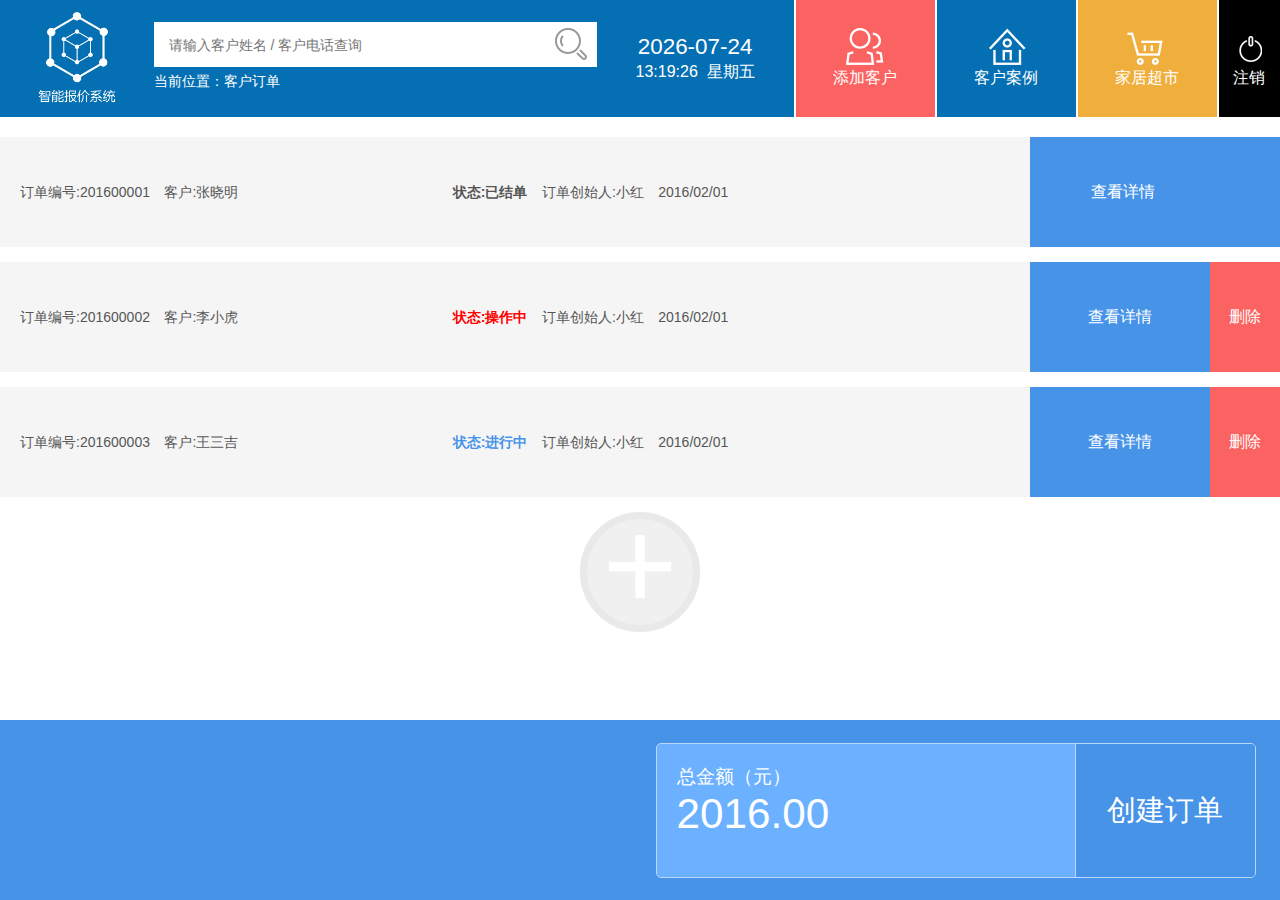
<file: index.html>
<!doctype html>
<html>
<head>
<meta charset="utf-8">
<meta name="apple-mobile-web-app-capable" content="yes"><!--删除默认的苹果工具栏和菜单栏-->
<meta name="apple-mobile-web-app-status-bar-style" content="blank"><!--设置Web App的状态栏（屏幕顶部栏）的样式-->
<meta name="format-detection" content="telephone=no"><!--启动或禁用自动识别页面中的电话号码-->
<meta http-equiv="X-UA-Compatible" content="IE=edge,chrome=1">
<meta name="renderer" content="webkit"><!--html打开强制为极速模式-->
<meta name="viewport" content="user-scalable=no, width=device-width, initial-scale=1, maximum-scale=1">
<title>报价系统-顶层互联网家</title>
<link rel="stylesheet" type="text/css" href="css/head.css" />
<link rel="stylesheet" type="text/css" href="css/index.css" />
<script src="js/jquery-2.1.4.min.js"></script>
</head>
<body>
<div class="head">
    <div class="logo"><div><a href="login.html"></a></div><b></b></div>
    <div class="so">
    	<div class="so_box">
            <div class="so_t">
                <input type="text" name="text" placeholder="请输入客户姓名 / 客户电话查询">
                <a href="javascript:;"><div class="icon_so"></div></a>
            </div>
            <span class="web_wz">当前位置：<a href="#">客户订单</a></span>
        </div>
        <b></b>
    </div>
    <div class="time">
        <div>
            <div id="T1"></div>
            <div id="T2"></div>
        </div>
        <b></b>
    </div>
    <div class="btns">
        <div class="b_1 b"><a href="add_info.html"><div><span></span><p>添加客户</p></div><b></b></a></div>
        <div class="b_2 b"><a href="guest_obj.html"><div><span></span><p>客户案例</p></div><b></b></a></div>
        <div class="b_3 b"><a href="goods_pro.html"><div><span></span><p>家居超市</p></div><b></b></a></div>
        <div class="b_4 b close"><a href="javascript:;"><div><span></span><p>注销</p></div><b></b></a></div>
    </div>
</div>
<div class="content">
	<div class="d_li">
    	<div class="d_li_info">
        	<i class="num">订单编号:201600001</i>
            <i class="kehu">客户:张晓明</i>
            <i class="status">状态:已结单</i>
            <!--<i class="zone">[西工]-[加州1885]-[126平]</i>-->
            <i class="beginner">订单创始人:小红</i>
            <!--<i class="price">金额:¥2046.25</i>-->
            <i class="time">2016/02/01</i>
        </div>
        <div class="d_b">
        	<div class="edit"><a href="list.html">查看详情</a></div>
			<div class="del"><a href="javascript:;">删除</a></div>
        </div>        
    </div>
	<div class="d_li">
    	<div class="d_li_info">
        	<i class="num">订单编号:201600002</i>
            <i class="kehu">客户:李小虎</i>
            <i class="status">状态:操作中</i>
            <!--<i class="zone">[西工]-[加州1885]-[126平]</i>-->
            <i class="beginner">订单创始人:小红</i>
            <!--<i class="price">金额:¥2046.25</i>-->
            <i class="time">2016/02/01</i>
        </div>
        <div class="d_b">
        	<div class="edit"><a href="list.html">查看详情</a></div>
			<div class="del"><a href="javascript:;">删除</a></div>
        </div>        
    </div>
    <div class="d_li">
    	<div class="d_li_info">
        	<i class="num">订单编号:201600003</i>
            <i class="kehu">客户:王三吉</i>
            <i class="status">状态:进行中</i>
            <!--<i class="zone">[西工]-[加州1885]-[126平]</i>-->
            <i class="beginner">订单创始人:小红</i>
            <!--<i class="price">金额:¥2046.25</i>-->
            <i class="time">2016/02/01</i>
        </div>
        <div class="d_b">
        	<div class="edit"><a href="list.html">查看详情</a></div>
			<div class="del"><a href="javascript:;">删除</a></div>
        </div>        
    </div>
    <div class="d_add"><a href="javascript:;">+</a></div>
</div>
<div class="foot">
	<div class="jiesuan">
    	<div class="z_pri"><p>总金额（元）</p><p class="z_s">2016.00</p></div>
        <div class="j_btn" id="j_btn"><a href="javascript:;">创建订单</a></div>
    </div>
    <b></b>
</div>
<!--弹框-选择客户-->
<div class="mask">
    <div class="pop">
        <div class="pop_t">创建订单-选择客户</div>
        <div class="pop_so"><form>
        	<input type="text" maxlength="11" name="s_txt" placeholder="手机号码" autocomplete="off">
            <button type="button" name="s_btn">查询客户</button></form>
        </div>
        <div class="pop_con">
            <span class="p_con_li"><p>姓名：</p><p class="p_con_li_t">张晓明</p></span>
            <span class="p_con_li"><p>小区：</p><p class="p_con_li_t">盛唐至尊</p></span>
            <span class="p_con_li"><p>户型：</p><p class="p_con_li_t">三室一厅</p></span>
            <span class="p_con_li"><p>备注：</p><textarea readonly>2016年2月29日由小王接待2016年2月29日由小王接待2016年2月29日由小王接待2016年2月29日由小王接待</textarea></span>
        </div>
        <div class="pop_btn"><button type="button" name="btn_sure">确定</button><button type="button" name="btn_cannel">取消</button></div>
    </div>
</div>
</body>
<script>
function btnSize(){
    var btnID = document.getElementById("j_btn");
    var btnH = btnID.offsetHeight;
    btnID.style.lineHeight = btnH +"px";
}
window.onresize = function(){
    btnSize();
    }
window.onload = function(){
    btnSize();
	
	var d = new Date();
	var year = d.getFullYear();
	var month = d.getMonth()+1;
	var date = d.getDate();
	month = checktime(month);
	date = checktime(date);
	var Dates = year+"-"+month+"-"+date;
	
	window.setInterval(Time1,100);
	function Time1(){
		var D = new Date();
		var hour = D.getHours();
		var minute = D.getMinutes();
		var second = D.getSeconds();
		var weekday = ["星期日","星期一","星期二","星期三","星期四","星期五","星期六"];
		var week = weekday[D.getDay()];
		hour = checktime(hour);
		minute = checktime(minute);
		second = checktime(second);
		var Times = hour+":"+minute+":"+second+"&nbsp&nbsp"+week;
		document.getElementById("T1").innerHTML = Dates;
		document.getElementById("T2").innerHTML = Times;
    }
	
	function checktime(i){
		if(i<10){
			i="0"+i;
			}
			return i;
		}

    $('.d_b .del').click(function(){
		var _this = this;
        $(this).parents('.d_li').addClass('d_li_del');
		window.setTimeout(function(){
			$(_this).parents('.d_li').remove();
			},300);
    });
	
	$('.d_li_info .status').each(function(){
		var classname = $(this).text();
		if(classname.match(/操作中/g)){
			$(this).addClass('on');}
		if(classname.match(/进行中/g)){
			$(this).addClass('ing');}
		if(classname.match(/已结单/g)){
			$(this).parent().siblings().children('.edit').css({'width':'250px','text-indent':'-4em'}).siblings().remove();}
		});
	
	$('#j_btn a').on('click',function(){
		$('.mask').addClass('maskon');
		$('.pop').addClass('popon');
		});
	$('button[name="btn_sure"]').on('click',function(){
		var Tel = $('input[name="s_txt"]').val();
		if(!/^1\d{10}$/.test(Tel)){
			alert('请输入真确的手机号码');
			}else{
				alert('ok');
				}
		});
	$('button[name="btn_cannel"]').on('click',function(){
		$('.mask').removeClass('maskon');
		$('.pop').removeClass('popon');
		});
	
	$('body').contents().not('.content').on('touchmove',function(e){
		e.preventDefault(); //禁止浏览器的 橡皮筋效果
		});
}
</script>
</html>
</file>
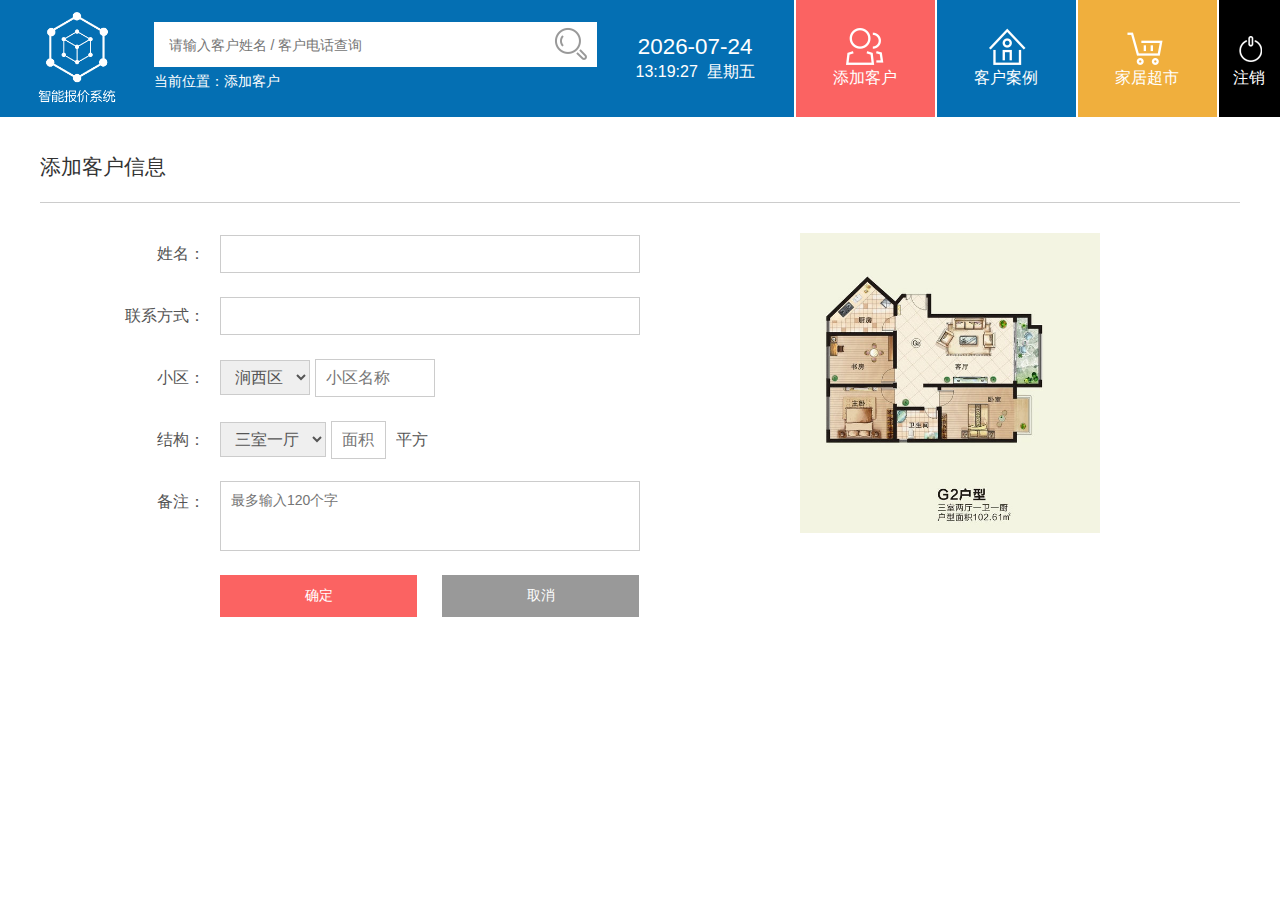
<file: add_info.html>
<!doctype html>
<html>
<head>
<meta charset="utf-8">
<meta name="apple-mobile-web-app-capable" content="yes"><!--删除默认的苹果工具栏和菜单栏-->
<meta name="apple-mobile-web-app-status-bar-style" content="blank"><!--设置Web App的状态栏（屏幕顶部栏）的样式-->
<meta name="format-detection" content="telephone=no"><!--启动或禁用自动识别页面中的电话号码-->
<meta http-equiv="X-UA-Compatible" content="IE=edge">
<meta name="renderer" content="webkit"><!--html打开强制为极速模式-->
<meta name="viewport" content="user-scalable=no, width=device-width, initial-scale=1, maximum-scale=1">
<title>添加客户信息-顶层互联网家</title>
<link rel="stylesheet" type="text/css" href="css/head.css" />
<link rel="stylesheet" type="text/css" href="css/add_info.css" />
<script src="js/jquery-2.1.4.min.js"></script>
</head>
<body>
<div class="head">
    <div class="logo"><div><a href="login.html"></a></div><b></b></div>
    <div class="so">
    	<div class="so_box">
            <div class="so_t">
                <input type="text" name="text" placeholder="请输入客户姓名 / 客户电话查询">
                <a href="javascript:;"><div class="icon_so"></div></a>
            </div>
            <span class="web_wz">当前位置：<a href="#1">添加客户</a></span>
        </div>
        <b></b>
    </div>
    <div class="time">
        <div>
            <div id="T1"></div>
            <div id="T2"></div>
        </div>
        <b></b>
    </div>
    <div class="btns">
        <div class="b_1 b"><a href="add_info.html"><div><span></span><p>添加客户</p></div><b></b></a></div>
        <div class="b_2 b"><a href="guest_obj.html"><div><span></span><p>客户案例</p></div><b></b></a></div>
        <div class="b_3 b"><a href="goods_pro.html"><div><span></span><p>家居超市</p></div><b></b></a></div>
        <div class="b_4 b close"><a href="javascript:;"><div><span></span><p>注销</p></div><b></b></a></div>
    </div>
</div>
<div class="content">
	<div class="title">
    	<p>添加客户信息</p>
    </div>
    <div class="info fixclear">
    	<div class="info_l" id="form">
        	<div class="name">
            	<span class="info_t">姓名：</span>
                <span class="srk"><input type="text" name="name" autocomplete="off"></span>
            </div>
            <div class="tel">
            	<span class="info_t">联系方式：</span>
                <span class="srk"><input type="text" name="tel" autocomplete="off"></span>
            </div>
            <div class="zone">
            	<span class="info_t">小区：</span>
                <span class="srk">
                	<select class="srk_item" id="qu">
                    	<option value="涧西区">涧西区</option>
                        <option value="西工区">西工区</option>
                        <option value="老城区">老城区</option>
                        <option value="瀍河区">瀍河区</option>
                        <option value="洛龙区">洛龙区</option>
                        <option value="吉利区">吉利区</option>
                        <option value="伊滨区">伊滨区</option>
                        <option value="偃师市">偃师市</option>
                        <option value="孟津县">孟津县</option>
                        <option value="伊川县">伊川县</option>
                        <option value="洛宁县">洛宁县</option>
                        <option value="汝阳县">汝阳县</option>
                        <option value="宜阳县">宜阳县</option>
                        <option value="新安县">新安县</option>
                        <option value="栾川县">栾川县</option>
                        <option value="嵩县">嵩县</option>
                        <option value="嵩县">未知</option>
                    </select>
                    <input type="text" name="zone_name" autocomplete="off" placeholder="小区名称">
                </span>
            </div>
            <div class="h_type">
            	<span class="info_t">结构：</span>
				<span class="srk">
					<select class="srk_item" id="shi">
                    	<option value="31">三室一厅</option>
                        <option value="32">三室两厅</option>
                        <option value="21">二室一厅</option>
                        <option value="42">四室两厅</option>
                        <option value="41">四室一厅</option>
                        <option value="11">一室一厅</option>
                        <option value="0">未知</option>
                    </select>
                    <input type="text" name="area" autocomplete="off" placeholder="面积">
                    <input type="text" value="平方" readonly style="width:55px;border:0;">
                </span>
            </div>
            <div class="info_txt fixclear">
            	<span class="info_t">备注：</span>
				<span class="srk">
                	<textarea maxlength="120" placeholder="最多输入120个字"></textarea>
                </span>
            </div>
            <div class="info_btn">
            	<span class="b_l"></span>
				<span class="b_r"><button type="button" type="submit">确定</button><button type="reset">取消</button></span>
            </div>
        </div>
        <div class="info_r pic">
        	<div id="zone_pic">
        		<img src="image/zone_info.jpg" >
        	</div>
        </div>
    </div>
</div>
<div class="mask"><a href="JavaScript:;">&times;</a></div>
</body>
<script>
window.onload = function(){

	
	var d = new Date();
	var year = d.getFullYear();
	var month = d.getMonth()+1;
	var date = d.getDate();
	month = checktime(month);
	date = checktime(date);
	var Dates = year+"-"+month+"-"+date;
	
	window.setInterval(Time1,100);
	function Time1(){
		var D = new Date();
		var hour = D.getHours();
		var minute = D.getMinutes();
		var second = D.getSeconds();
		var weekday = ["星期日","星期一","星期二","星期三","星期四","星期五","星期六"];
		var week = weekday[D.getDay()];
		hour = checktime(hour);
		minute = checktime(minute);
		second = checktime(second);
		var Times = hour+":"+minute+":"+second+"&nbsp&nbsp"+week;
		document.getElementById("T1").innerHTML = Dates;
		document.getElementById("T2").innerHTML = Times;
    }
	
	function checktime(i){
		if(i<10){
			i="0"+i;
			}
			return i;
		}
	
	$('#zone_pic img').click(function(){
		$('.mask').addClass('onmask');
		 $(".mask").append($("#zone_pic").clone(false));
		});
	$('.mask a').click(function(){
		$(this).siblings().remove();
		$(this).parent().removeClass('onmask');
		});
	
	$('body').on('touchmove',function(e){
		e.preventDefault(); //禁止浏览器的 橡皮筋效果
		});
}
</script>
</html>
</file>
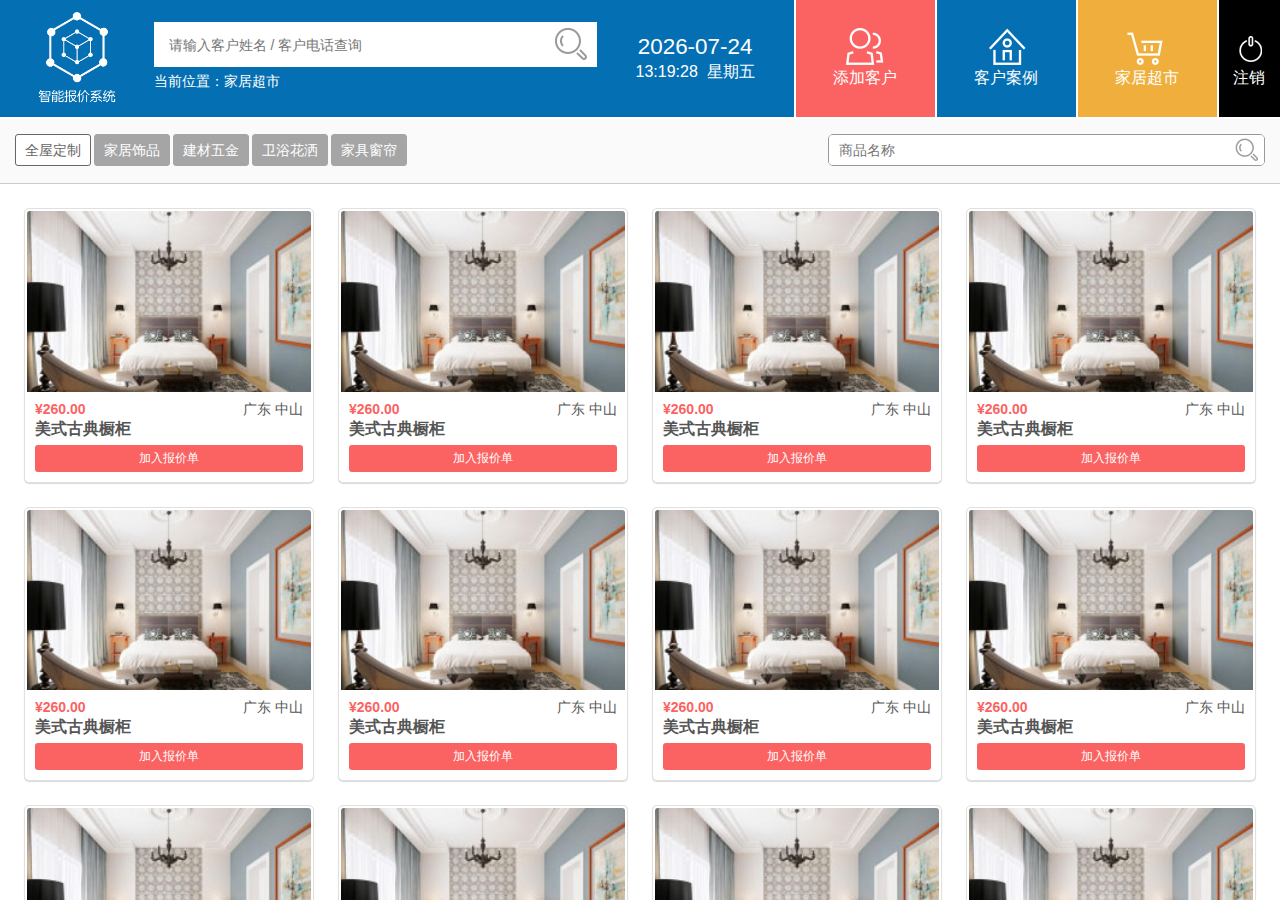
<file: goods_pro.html>
<!doctype html>
<html>
<head>
<meta charset="utf-8">
<meta name="apple-mobile-web-app-capable" content="yes"><!--删除默认的苹果工具栏和菜单栏-->
<meta name="apple-mobile-web-app-status-bar-style" content="blank"><!--设置Web App的状态栏（屏幕顶部栏）的样式-->
<meta name="format-detection" content="telephone=no"><!--启动或禁用自动识别页面中的电话号码-->
<meta http-equiv="X-UA-Compatible" content="IE=edge">
<meta name="renderer" content="webkit"><!--html打开强制为极速模式-->
<meta name="viewport" content="user-scalable=no, width=device-width, initial-scale=1, maximum-scale=1">
<title>查看商品-顶层互联网家</title>
<link rel="stylesheet" type="text/css" href="css/head.css" />
<link rel="stylesheet" type="text/css" href="css/goods_pro.css" />
<script src="js/jquery-2.1.4.min.js"></script>
</head>

<body>
<div class="head">
    <div class="logo"><div><a href="login.html"></a></div><b></b></div>
    <div class="so">
    	<div class="so_box">
            <div class="so_t">
                <input type="text" name="text" placeholder="请输入客户姓名 / 客户电话查询">
                <a href="javascript:;"><div class="icon_so"></div></a>
            </div>
            <span class="web_wz">当前位置：<a href="#1">家居超市</a></span>
        </div>
        <b></b>
    </div>
    <div class="time">
        <div>
            <div id="T1"></div>
            <div id="T2"></div>
        </div>
        <b></b>
    </div>
    <div class="btns">
        <div class="b_1 b"><a href="add_info.html"><div><span></span><p>添加客户</p></div><b></b></a></div>
        <div class="b_2 b"><a href="guest_obj.html"><div><span></span><p>客户案例</p></div><b></b></a></div>
        <div class="b_3 b"><a href="goods_pro.html"><div><span></span><p>家居超市</p></div><b></b></a></div>
        <div class="b_4 b close"><a href="javascript:;"><div><span></span><p>注销</p></div><b></b></a></div>
    </div>
</div>
<div class="label fixclear" id="labs">
	<div class="lab fixclear" style="float:left;">
    	<!--<span>分类</span>-->
    	<ul>
        	<li><a href="#" class="on">全屋定制</a></li>
            <li><a href="#">家居饰品</a></li>
            <li><a href="#">建材五金</a></li>
            <li><a href="#">卫浴花洒</a></li>
            <li><a href="#">家具窗帘</a></li>
        </ul>
    </div>
    <div class="so so_lab" style="float:right;">
        <div class="so_t">
            <input type="text" name="text" placeholder="商品名称">
            <a href="javascript:;"><div class="icon_so"></div></a>
        </div>
    </div>
</div>
<div class="content">
	<div class="c_li">
    	<div class="c_li_box">
        	<span class="pic"><img src="image/good_pic.jpg" width="100%"></span>
            <span>
                <span class="info fixclear">
                    <i class="price">¥260.00</i>
                    <i class="made">广东 中山</i>
                </span>
                <span class="title">美式古典橱柜</span>
                <span class="c_btns">
                    <a class="btn_2" href="#">加入报价单</a>
                </span>
            </span>
        </div>
    </div>
    <div class="c_li">
    	<div class="c_li_box">
        	<span class="pic"><img src="image/good_pic.jpg" width="100%"></span>
            <span>
                <span class="info fixclear">
                    <i class="price">¥260.00</i>
                    <i class="made">广东 中山</i>
                </span>
                <span class="title">美式古典橱柜</span>
                <span class="c_btns">
                    <a class="btn_2" href="#">加入报价单</a>
                </span>
            </span>
        </div>
    </div>
    <div class="c_li">
    	<div class="c_li_box">
        	<span class="pic"><img src="image/good_pic.jpg" width="100%"></span>
            <span>
                <span class="info fixclear">
                    <i class="price">¥260.00</i>
                    <i class="made">广东 中山</i>
                </span>
                <span class="title">美式古典橱柜</span>
                <span class="c_btns">
                    <a class="btn_2" href="#">加入报价单</a>
                </span>
            </span>
        </div>
    </div>
    <div class="c_li">
    	<div class="c_li_box">
        	<span class="pic"><img src="image/good_pic.jpg" width="100%"></span>
            <span>
                <span class="info fixclear">
                    <i class="price">¥260.00</i>
                    <i class="made">广东 中山</i>
                </span>
                <span class="title">美式古典橱柜</span>
                <span class="c_btns">
                    <a class="btn_2" href="#">加入报价单</a>
                </span>
            </span>
        </div>
    </div>
    <div class="c_li">
    	<div class="c_li_box">
        	<span class="pic"><img src="image/good_pic.jpg" width="100%"></span>
            <span>
                <span class="info fixclear">
                    <i class="price">¥260.00</i>
                    <i class="made">广东 中山</i>
                </span>
                <span class="title">美式古典橱柜</span>
                <span class="c_btns">
                    <a class="btn_2" href="#">加入报价单</a>
                </span>
            </span>
        </div>
    </div>
    <div class="c_li">
    	<div class="c_li_box">
        	<span class="pic"><img src="image/good_pic.jpg" width="100%"></span>
            <span>
                <span class="info fixclear">
                    <i class="price">¥260.00</i>
                    <i class="made">广东 中山</i>
                </span>
                <span class="title">美式古典橱柜</span>
                <span class="c_btns">
                    <a class="btn_2" href="#">加入报价单</a>
                </span>
            </span>
        </div>
    </div>
    <div class="c_li">
    	<div class="c_li_box">
        	<span class="pic"><img src="image/good_pic.jpg" width="100%"></span>
            <span>
                <span class="info fixclear">
                    <i class="price">¥260.00</i>
                    <i class="made">广东 中山</i>
                </span>
                <span class="title">美式古典橱柜</span>
                <span class="c_btns">
                    <a class="btn_2" href="#">加入报价单</a>
                </span>
            </span>
        </div>
    </div>
    <div class="c_li">
    	<div class="c_li_box">
        	<span class="pic"><img src="image/good_pic.jpg" width="100%"></span>
            <span>
                <span class="info fixclear">
                    <i class="price">¥260.00</i>
                    <i class="made">广东 中山</i>
                </span>
                <span class="title">美式古典橱柜</span>
                <span class="c_btns">
                    <a class="btn_2" href="#">加入报价单</a>
                </span>
            </span>
        </div>
    </div>
    <div class="c_li">
    	<div class="c_li_box">
        	<span class="pic"><img src="image/good_pic.jpg" width="100%"></span>
            <span>
                <span class="info fixclear">
                    <i class="price">¥260.00</i>
                    <i class="made">广东 中山</i>
                </span>
                <span class="title">美式古典橱柜</span>
                <span class="c_btns">
                    <a class="btn_2" href="#">加入报价单</a>
                </span>
            </span>
        </div>
    </div>
    <div class="c_li">
    	<div class="c_li_box">
        	<span class="pic"><img src="image/good_pic.jpg" width="100%"></span>
            <span>
                <span class="info fixclear">
                    <i class="price">¥260.00</i>
                    <i class="made">广东 中山</i>
                </span>
                <span class="title">美式古典橱柜</span>
                <span class="c_btns">
                    <a class="btn_2" href="#">加入报价单</a>
                </span>
            </span>
        </div>
    </div>
    <div class="c_li">
    	<div class="c_li_box">
        	<span class="pic"><img src="image/good_pic.jpg" width="100%"></span>
            <span>
                <span class="info fixclear">
                    <i class="price">¥260.00</i>
                    <i class="made">广东 中山</i>
                </span>
                <span class="title">美式古典橱柜</span>
                <span class="c_btns">
                    <a class="btn_2" href="#">加入报价单</a>
                </span>
            </span>
        </div>
    </div>
    <div class="c_li">
    	<div class="c_li_box">
        	<span class="pic"><img src="image/good_pic.jpg" width="100%"></span>
            <span>
                <span class="info fixclear">
                    <i class="price">¥260.00</i>
                    <i class="made">广东 中山</i>
                </span>
                <span class="title">美式古典橱柜</span>
                <span class="c_btns">
                    <a class="btn_2" href="#">加入报价单</a>
                </span>
            </span>
        </div>
    </div>
    <div class="c_li">
    	<div class="c_li_box">
        	<span class="pic"><img src="image/good_pic.jpg" width="100%"></span>
            <span>
                <span class="info fixclear">
                    <i class="price">¥260.00</i>
                    <i class="made">广东 中山</i>
                </span>
                <span class="title">美式古典橱柜</span>
                <span class="c_btns">
                    <a class="btn_2" href="#">加入报价单</a>
                </span>
            </span>
        </div>
    </div>
    <div class="c_li">
    	<div class="c_li_box">
        	<span class="pic"><img src="image/good_pic.jpg" width="100%"></span>
            <span>
                <span class="info fixclear">
                    <i class="price">¥260.00</i>
                    <i class="made">广东 中山</i>
                </span>
                <span class="title">美式古典橱柜</span>
                <span class="c_btns">
                    <a class="btn_2" href="#">加入报价单</a>
                </span>
            </span>
        </div>
    </div>
    <div class="c_li">
    	<div class="c_li_box">
        	<span class="pic"><img src="image/good_pic.jpg" width="100%"></span>
            <span>
                <span class="info fixclear">
                    <i class="price">¥260.00</i>
                    <i class="made">广东 中山</i>
                </span>
                <span class="title">美式古典橱柜</span>
                <span class="c_btns">
                    <a class="btn_2" href="#">加入报价单</a>
                </span>
            </span>
        </div>
    </div>
    <div class="c_li">
    	<div class="c_li_box">
        	<span class="pic"><img src="image/good_pic.jpg" width="100%"></span>
            <span>
                <span class="info fixclear">
                    <i class="price">¥260.00</i>
                    <i class="made">广东 中山</i>
                </span>
                <span class="title">美式古典橱柜</span>
                <span class="c_btns">
                    <a class="btn_2" href="#">加入报价单</a>
                </span>
            </span>
        </div>
    </div>
</div>

</body>
<script>
window.onload = function(){

	var d = new Date();
	var year = d.getFullYear();
	var month = d.getMonth()+1;
	var date = d.getDate();
	month = checktime(month);
	date = checktime(date);
	var Dates = year+"-"+month+"-"+date;
	
	window.setInterval(Time1,100);
	function Time1(){
		var D = new Date();
		var hour = D.getHours();
		var minute = D.getMinutes();
		var second = D.getSeconds();
		var weekday = ["星期日","星期一","星期二","星期三","星期四","星期五","星期六"];
		var week = weekday[D.getDay()];
		hour = checktime(hour);
		minute = checktime(minute);
		second = checktime(second);
		var Times = hour+":"+minute+":"+second+"&nbsp&nbsp"+week;
		document.getElementById("T1").innerHTML = Dates;
		document.getElementById("T2").innerHTML = Times;
    }
	
	function checktime(i){
		if(i<10){
			i="0"+i;
			}
			return i;
		}
	
	$('.label li a').click(function(){
		$(this).addClass('on').parents('li').siblings().find('a').removeClass('on');
		});
		
		var wH = $(window).height();
		var headH = $('.head').outerHeight(true);
		var labH = $('.label').outerHeight(true);
		var conH = wH-headH-labH;
		$('.content').css({'height':conH});
		
		window.setInterval(function(){
			$('.label').resize();
			},50);
		$('.label').resize(function(){
            var wH = $(window).height();
    		var headH = $('.head').outerHeight(true);
    		var labH = $('.label').outerHeight(true);
    		var conH = wH-headH-labH;
            $('.content').css({'height':conH});
        });
		
	$('body').contents().not('.content').on('touchmove',function(e){
		e.preventDefault(); //禁止浏览器的 橡皮筋效果
		});
	
	$('.c_li_box .pic img').click(function(){
		window.open('zone_effect.html','_self');
		});
	}
</script>
</html>
</file>
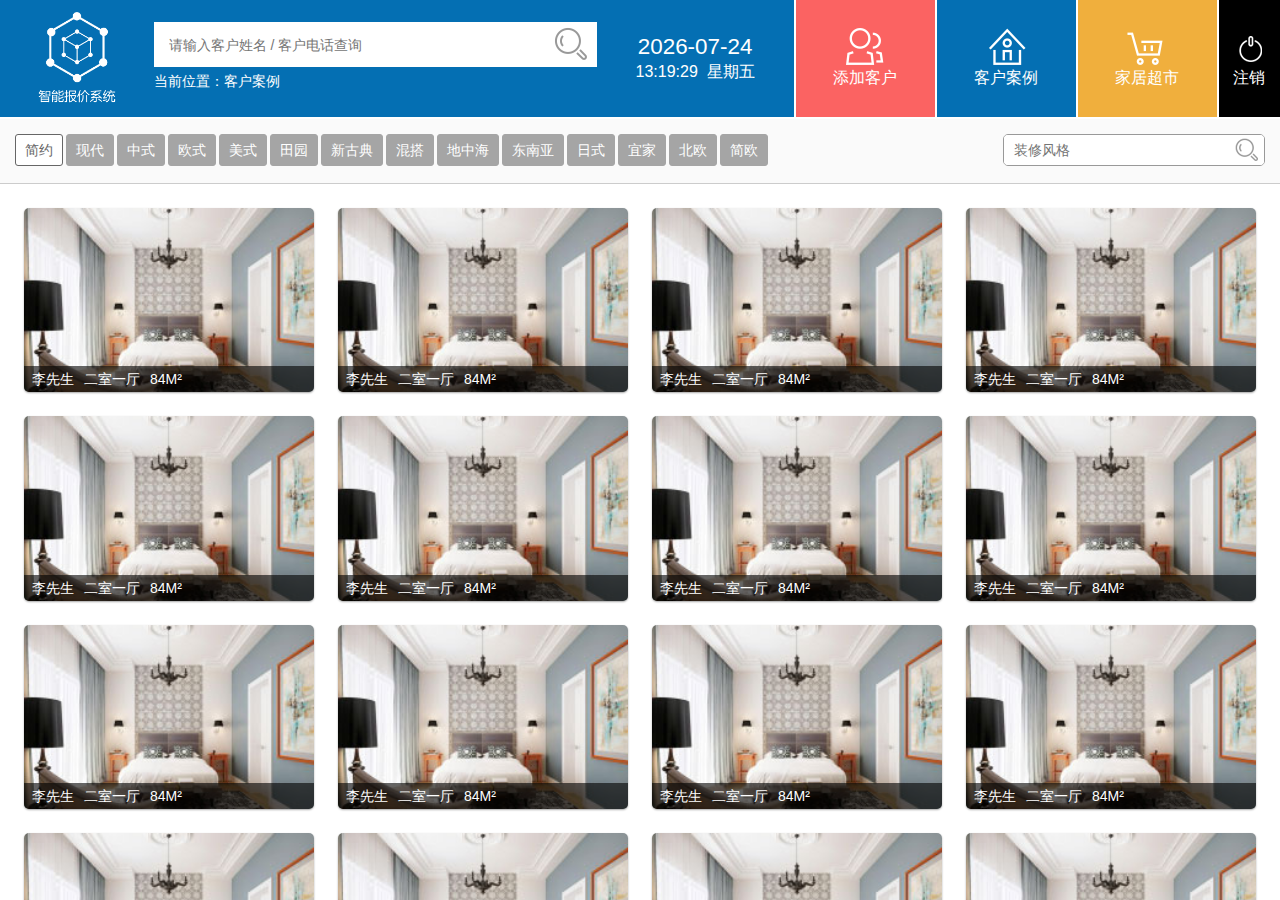
<file: guest_obj.html>
<!doctype html>
<html>
<head>
<meta charset="utf-8">
<meta name="apple-mobile-web-app-capable" content="yes"><!--删除默认的苹果工具栏和菜单栏-->
<meta name="apple-mobile-web-app-status-bar-style" content="blank"><!--设置Web App的状态栏（屏幕顶部栏）的样式-->
<meta name="format-detection" content="telephone=no"><!--启动或禁用自动识别页面中的电话号码-->
<meta http-equiv="X-UA-Compatible" content="IE=edge">
<meta name="renderer" content="webkit"><!--html打开强制为极速模式-->
<meta name="viewport" content="user-scalable=no, width=device-width, initial-scale=1, maximum-scale=1">
<title>查看商品-顶层互联网家</title>
<link rel="stylesheet" type="text/css" href="css/head.css" />
<link rel="stylesheet" type="text/css" href="css/guest_obj.css" />
<script src="js/jquery-2.1.4.min.js"></script>
</head>

<body>
<div class="head">
    <div class="logo"><div><a href="login.html"></a></div><b></b></div>
    <div class="so">
    	<div class="so_box">
            <div class="so_t">
                <input type="text" name="text" placeholder="请输入客户姓名 / 客户电话查询">
                <a href="javascript:;"><div class="icon_so"></div></a>
            </div>
            <span class="web_wz">当前位置：<a href="#1">客户案例</a></span>
        </div>
        <b></b>
    </div>
    <div class="time">
        <div>
            <div id="T1"></div>
            <div id="T2"></div>
        </div>
        <b></b>
    </div>
    <div class="btns">
        <div class="b_1 b"><a href="add_info.html"><div><span></span><p>添加客户</p></div><b></b></a></div>
        <div class="b_2 b"><a href="guest_obj.html"><div><span></span><p>客户案例</p></div><b></b></a></div>
        <div class="b_3 b"><a href="goods_pro.html"><div><span></span><p>家居超市</p></div><b></b></a></div>
        <div class="b_4 b close"><a href="javascript:;"><div><span></span><p>注销</p></div><b></b></a></div>
    </div>
</div>
<div class="label fixclear" id="labs">
	<div class="lab fixclear" style="float:left;">
    	<!--<span>分类</span>-->
    	<ul>
        	<li><a href="#" class="on">简约</a></li>
            <li><a href="#">现代</a></li>
            <li><a href="#">中式</a></li>
            <li><a href="#">欧式</a></li>
            <li><a href="#">美式</a></li>
            <li><a href="#">田园</a></li>
            <li><a href="#">新古典</a></li>
            <li><a href="#">混搭</a></li>
            <li><a href="#">地中海</a></li>
            <li><a href="#">东南亚</a></li>
            <li><a href="#">日式</a></li>
            <li><a href="#">宜家</a></li>
            <li><a href="#">北欧</a></li>
            <li><a href="#">简欧</a></li>
        </ul>
    </div>
    <div class="so so_lab" style="float:right;">
        <div class="so_t">
            <input type="text" name="text" placeholder="装修风格">
            <a href="javascript:;"><div class="icon_so"></div></a>
        </div>
    </div>
</div>
<div class="content">
	<div class="c_li">
    	<div class="c_li_box">
            <div class="c_li_lab"><span>李先生</span><span>二室一厅</span><span>84M²</span></div>
        	<span class="pic"><a href="javascript:;"><img src="image/good_pic.jpg"></a></span>
        </div>
    </div>
    <div class="c_li">
        <div class="c_li_box">
            <div class="c_li_lab"><span>李先生</span><span>二室一厅</span><span>84M²</span></div>
            <span class="pic"><a href="javascript:;"><img src="image/good_pic.jpg"></a></span>
        </div>
    </div>
    <div class="c_li">
        <div class="c_li_box">
            <div class="c_li_lab"><span>李先生</span><span>二室一厅</span><span>84M²</span></div>
            <span class="pic"><a href="javascript:;"><img src="image/good_pic.jpg"></a></span>
        </div>
    </div>
    <div class="c_li">
        <div class="c_li_box">
            <div class="c_li_lab"><span>李先生</span><span>二室一厅</span><span>84M²</span></div>
            <span class="pic"><a href="javascript:;"><img src="image/good_pic.jpg"></a></span>
        </div>
    </div>
    <div class="c_li">
        <div class="c_li_box">
            <div class="c_li_lab"><span>李先生</span><span>二室一厅</span><span>84M²</span></div>
            <span class="pic"><a href="javascript:;"><img src="image/good_pic.jpg"></a></span>
        </div>
    </div>
    <div class="c_li">
        <div class="c_li_box">
            <div class="c_li_lab"><span>李先生</span><span>二室一厅</span><span>84M²</span></div>
            <span class="pic"><a href="javascript:;"><img src="image/good_pic.jpg"></a></span>
        </div>
    </div>
    <div class="c_li">
        <div class="c_li_box">
            <div class="c_li_lab"><span>李先生</span><span>二室一厅</span><span>84M²</span></div>
            <span class="pic"><a href="javascript:;"><img src="image/good_pic.jpg"></a></span>
        </div>
    </div>
    <div class="c_li">
        <div class="c_li_box">
            <div class="c_li_lab"><span>李先生</span><span>二室一厅</span><span>84M²</span></div>
            <span class="pic"><a href="javascript:;"><img src="image/good_pic.jpg"></a></span>
        </div>
    </div>
    <div class="c_li">
        <div class="c_li_box">
            <div class="c_li_lab"><span>李先生</span><span>二室一厅</span><span>84M²</span></div>
            <span class="pic"><a href="javascript:;"><img src="image/good_pic.jpg"></a></span>
        </div>
    </div>
    <div class="c_li">
        <div class="c_li_box">
            <div class="c_li_lab"><span>李先生</span><span>二室一厅</span><span>84M²</span></div>
            <span class="pic"><a href="javascript:;"><img src="image/good_pic.jpg"></a></span>
        </div>
    </div>
    <div class="c_li">
        <div class="c_li_box">
            <div class="c_li_lab"><span>李先生</span><span>二室一厅</span><span>84M²</span></div>
            <span class="pic"><a href="javascript:;"><img src="image/good_pic.jpg"></a></span>
        </div>
    </div>
    <div class="c_li">
        <div class="c_li_box">
            <div class="c_li_lab"><span>李先生</span><span>二室一厅</span><span>84M²</span></div>
            <span class="pic"><a href="javascript:;"><img src="image/good_pic.jpg"></a></span>
        </div>
    </div>
    <div class="c_li">
        <div class="c_li_box">
            <div class="c_li_lab"><span>李先生</span><span>二室一厅</span><span>84M²</span></div>
            <span class="pic"><a href="javascript:;"><img src="image/good_pic.jpg"></a></span>
        </div>
    </div>
    <div class="c_li">
        <div class="c_li_box">
            <div class="c_li_lab"><span>李先生</span><span>二室一厅</span><span>84M²</span></div>
            <span class="pic"><a href="javascript:;"><img src="image/good_pic.jpg"></a></span>
        </div>
    </div>
    <div class="c_li">
        <div class="c_li_box">
            <div class="c_li_lab"><span>李先生</span><span>二室一厅</span><span>84M²</span></div>
            <span class="pic"><a href="javascript:;"><img src="image/good_pic.jpg"></a></span>
        </div>
    </div>
    <div class="c_li">
        <div class="c_li_box">
            <div class="c_li_lab"><span>李先生</span><span>二室一厅</span><span>84M²</span></div>
            <span class="pic"><a href="javascript:;"><img src="image/good_pic.jpg"></a></span>
        </div>
    </div>
</div>

</body>
<script>
window.onload = function(){

	var d = new Date();
	var year = d.getFullYear();
	var month = d.getMonth()+1;
	var date = d.getDate();
	month = checktime(month);
	date = checktime(date);
	var Dates = year+"-"+month+"-"+date;
	
	window.setInterval(Time1,100);
	function Time1(){
		var D = new Date();
		var hour = D.getHours();
		var minute = D.getMinutes();
		var second = D.getSeconds();
		var weekday = ["星期日","星期一","星期二","星期三","星期四","星期五","星期六"];
		var week = weekday[D.getDay()];
		hour = checktime(hour);
		minute = checktime(minute);
		second = checktime(second);
		var Times = hour+":"+minute+":"+second+"&nbsp&nbsp"+week;
		document.getElementById("T1").innerHTML = Dates;
		document.getElementById("T2").innerHTML = Times;
    }
	
	function checktime(i){
		if(i<10){
			i="0"+i;
			}
			return i;
		}
	
	$('.label li a').click(function(){
		$(this).addClass('on').parents('li').siblings().find('a').removeClass('on');
		});
		
		var wH = $(window).height();
		var headH = $('.head').outerHeight(true);
		var labH = $('.label').outerHeight(true);
		var conH = wH-headH-labH;
		$('.content').css({'height':conH});
		
		window.setInterval(function(){
			$('.label').resize();
			},50);
		$('.label').resize(function(){
            var wH = $(window).height();
    		var headH = $('.head').outerHeight(true);
    		var labH = $('.label').outerHeight(true);
    		var conH = wH-headH-labH;
            $('.content').css({'height':conH});
        });
		
	$('body').contents().not('.content').on('touchmove',function(e){
		e.preventDefault(); //禁止浏览器的 橡皮筋效果
		});
	
	$('.c_li_box .pic img').click(function(){
		window.open('zone_effect.html','_self');
		});
	}
</script>
</html>
</file>
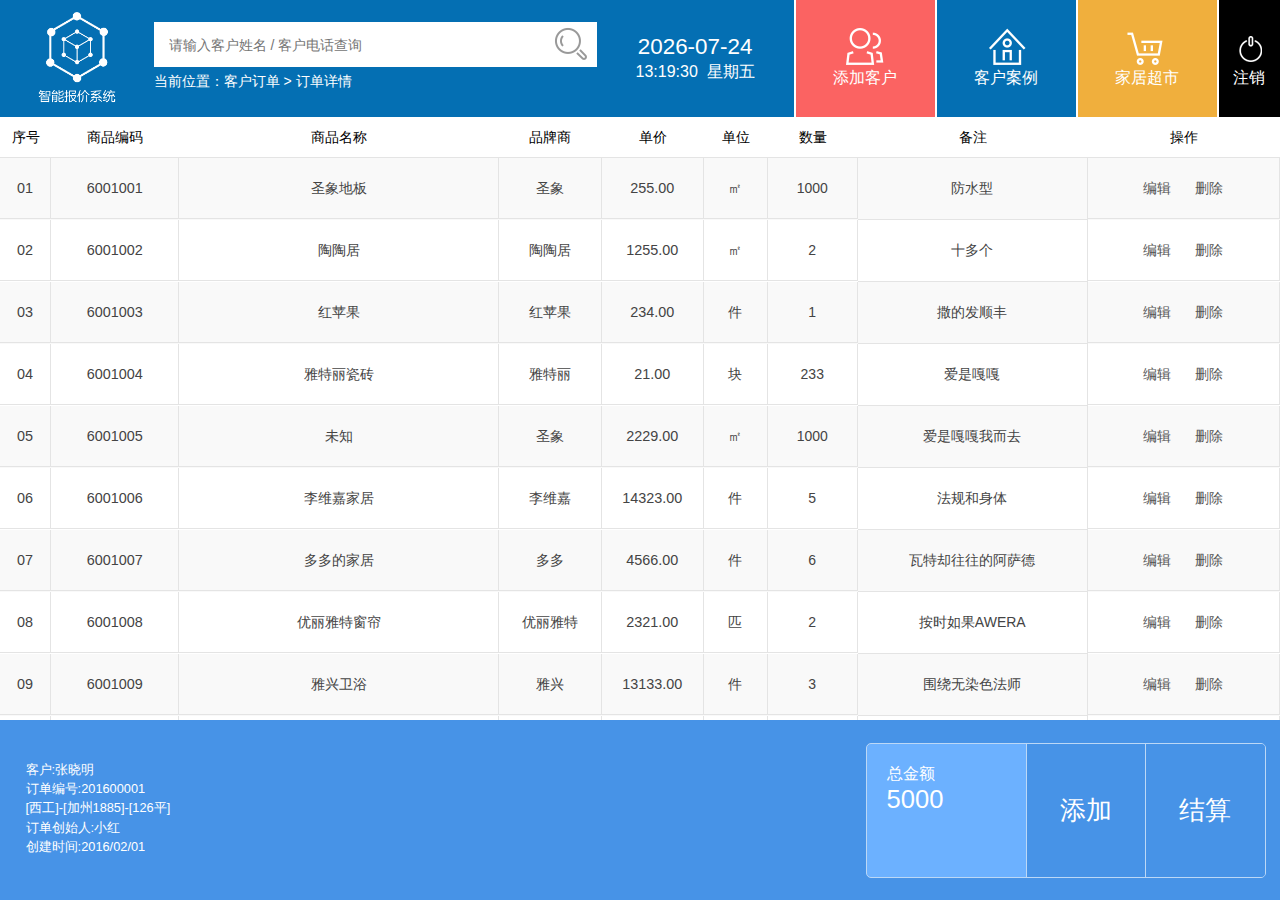
<file: list.html>
<!doctype html>
<html>
<head>
<meta charset="utf-8">
<meta name="apple-mobile-web-app-capable" content="yes"><!--删除默认的苹果工具栏和菜单栏-->
<meta name="apple-mobile-web-app-status-bar-style" content="blank"><!--设置Web App的状态栏（屏幕顶部栏）的样式-->
<meta name="format-detection" content="telephone=no"><!--启动或禁用自动识别页面中的电话号码-->
<meta http-equiv="X-UA-Compatible" content="IE=edge">
<meta name="renderer" content="webkit"><!--html打开强制为极速模式-->
<meta name="viewport" content="user-scalable=no, width=device-width, initial-scale=1, maximum-scale=1">
<title>报价单编辑-顶层互联网家</title>
<link rel="stylesheet" type="text/css" href="css/head.css" />
<link rel="stylesheet" type="text/css" href="css/list.css" />
<script src="js/jquery-2.1.4.min.js"></script>

</head>
<body>
<div class="head">
    <div class="logo"><div><a href="login.html"></a></div><b></b></div>
    <div class="so">
    	<div class="so_box">
            <div class="so_t">
                <input type="text" name="text" placeholder="请输入客户姓名 / 客户电话查询">
                <a href="javascript:;"><div class="icon_so"></div></a>
            </div>
            <span class="web_wz">当前位置：<a href="#1">客户订单</a>&nbsp;&gt;&nbsp;<a href="#2">订单详情</a></span>
        </div>
        <b></b>
    </div>
    <div class="time">
        <div>
            <div id="T1"></div>
            <div id="T2"></div>
        </div>
        <b></b>
    </div>
    <div class="btns">
        <div class="b_1 b"><a href="add_info.html"><div><span></span><p>添加客户</p></div><b></b></a></div>
        <div class="b_2 b"><a href="guest_obj.html"><div><span></span><p>客户案例</p></div><b></b></a></div>
        <div class="b_3 b"><a href="goods_pro.html"><div><span></span><p>家居超市</p></div><b></b></a></div>
        <div class="b_4 b close"><a href="javascript:;"><div><span></span><p>注销</p></div><b></b></a></div>
    </div>
</div>
<div class="pro" id="pro_t">
	<ul class="fixclear">
    	<li class="li_order">序号</li>
        <li class="li_code">商品编码</li>
        <li class="li_name">商品名称</li>
        <li class="li_brand">品牌商</li>
        <li class="li_price">单价</li>
        <li class="li_units">单位</li>
        <li class="li_num">数量</li>
        <li class="li_marks">备注</li>
        <li class="li_op">操作</li>
    </ul>
</div>
<div class="content"></div>
<div class="foot">
	<div class="info">
    	<p class="kehu">客户:张晓明</p>
        <p class="num">订单编号:201600001</p>
        <p class="zone">[西工]-[加州1885]-[126平]</p>
        <p class="beginner">订单创始人:小红</p>
        <p class="f_time">创建时间:2016/02/01</p>
    </div>
	<div class="jiesuan">
    	<div class="z_pri"><p>总金额</p><p class="z_s">5000</p></div>
        <div class="z_pri"><p>定金</p><p class="z_s">0</p></div>
        <div class="z_pri"><p>实付</p><p class="z_s">0</p></div>
        <div class="j_btn j1" id="t_btn"><a href="javascript:;">添加</a></div>
        <div class="j_btn j2" id="j_btn"><a href="javascript:;">结算</a></div>
    </div>
    <b></b>
</div>
<!--弹窗商品-->
<div class="pop">
	<div class="pop_t">选择商品</div>
    <div class="label fixclear" id="labs">
        <div class="lab fixclear" style="float:left;">
            <!--<span>分类</span>-->
            <ul>
                <li><a href="#" class="on">全屋定制</a></li>
                <li><a href="#">家居饰品</a></li>
                <li><a href="#">建材五金</a></li>
                <li><a href="#">卫浴花洒</a></li>
                <li><a href="#">家具窗帘</a></li>
            </ul>
        </div>
        <div class="so so_lab" style="float:right;">
            <div class="so_t">
                <input type="text" name="text" placeholder="商品名称/编码">
                <a href="javascript:;"><div class="icon_so"></div></a>
            </div>
        </div>
    </div>
    <div class="pro" id="pop_pro_t">
        <ul class="fixclear">
            <li class="p_li_pic">图片</li>
            <li class="p_li_code">商品编码</li>
            <li class="p_li_name">商品名称</li>
            <li class="p_li_price">价格</li>
            <li class="p_li_units">单位</li>
            <li class="p_li_num">数量</li>
            <li class="p_li_op">添加</li>
        </ul>
    </div>
	<div class="pop_goods" id="pop_goods"></div>
    <div class="exit"></div>
</div>
<!--遮罩层-->
<div class="mask">
	<div class="success">请确认所有商品都已保存！</div>
</div>
<!--预付款-->
<div class="advance">
	<div class="ad_t">预付定金</div>
    <div class="ad_con ad_con_h">
    	<div class="fixclear"><span>定金：</span><span class="srk"><input type="text" name="dingjin" value="" autocomplete="off"></span></div>
        <div class="fixclear"><span>优惠：</span><span class="srk"><input type="text" name="youhui" value="" autocomplete="off"></span></div>
       <div class="fixclear"><span>总金额：</span><span class="srk"><input type="text" name="zongjin" value="" autocomplete="off"></span></div>
        <div class="fixclear"><span>实付：</span><span class="srk"><input type="text" name="shifu" value="" autocomplete="off"></span></div>
    </div>
    <div class="ad_btn">
    	<button type="button" id="btn_advan" name="ad_yes">确定</button><button type="button" name="ad_no">取消</button>
    </div>
</div>
</body>
<script src="js/data.js"></script>
<script>
function btnSize(){
	var t_btnID = document.getElementById("t_btn");
	var j_btnID = document.getElementById("j_btn");
	var btnH = t_btnID.offsetHeight;
	t_btnID.style.lineHeight = btnH +"px";
	j_btnID.style.lineHeight = btnH +"px";
}
window.onresize = function(){
	btnSize();
	}
window.onload = function(){
	btnSize();
	
	var d = new Date();
	var year = d.getFullYear();
	var month = d.getMonth()+1;
	var date = d.getDate();
	month = checktime(month);
	date = checktime(date);
	var Dates = year+"-"+month+"-"+date;
	
	window.setInterval(Time1,100);
	function Time1(){
		var D = new Date();
		var hour = D.getHours();
		var minute = D.getMinutes();
		var second = D.getSeconds();
		var weekday = ["星期日","星期一","星期二","星期三","星期四","星期五","星期六"];
		var week = weekday[D.getDay()];
		hour = checktime(hour);
		minute = checktime(minute);
		second = checktime(second);
		var Times = hour+":"+minute+":"+second+"&nbsp&nbsp"+week;
		document.getElementById("T1").innerHTML = Dates;
		document.getElementById("T2").innerHTML = Times;
    }
	
	function checktime(i){
		if(i<10){
			i="0"+i;
			}
			return i;
		}
	
	
		
	$('.content').on('click','button[name="del"]',function(){
		var mess = confirm('确定要删除吗？');
		if(mess == true){
			$(this).parents('.c_goods').remove();
			}else{
			return;}
	});

	$('.content').on('click','button[name="edit"]',function(){
		if($(this).text()=='编辑'){
			$(this).text('保存'); 
			$(this).parents('.c_goods').find('input:text').prop('readonly',false).addClass('oninput');
			}
		else{
			$(this).text('编辑'); 
			$(this).parents('.c_goods').find('input:text').prop('readonly',true).removeClass('oninput');
			}
		})

	
	function Complete(){
		$('.c_goods').find('input:text').prop('readonly',true).removeClass('oninput');
		$('li.li_op').remove();
		$('li.li_marks').css('width','25%');
		$('li.li_name').css('width','33%');
		$('.jiesuan').addClass('jiesuanon');
		$('#t_btn').addClass('money').children().text('付定金');
		$('#j_btn').addClass('closing').children().text('结单');
	};
	
	$('#t_btn').on('click',function(){
		$('.pop').addClass('onpop');
		POP();
		
		});
	$('.pop .exit').on('click',function(){
		$('.pop').removeClass('onpop');
		});
		
	$('.jiesuan #j_btn').on('click',function Account(){//结算按钮执行function
		var num=0;
		var cg = $('.content .c_goods').length;
		var gg=cg;
		for(var i=0; i<cg; i++){
			var txt = $('.c_goods:eq('+(gg-1)+')').find('[name="edit"]').text();
			gg--;
			if(txt=='保存'){
				 num++;
			}
		}
		console.log(num);
		if(cg == 0){
			alert('请添加商品！');
			}else{
				if(num>0){
					$('.mask').addClass('maskon').children().addClass('suon');
					}
					else{
						var mess = confirm('结算后商品不可编辑或删除，确定要结算吗？');//商品全部保存callack
						if(mess==true){
							Complete();
							$(this).off('click',Account).on('click',Closing);
							$('.money').off('click').on('click',Money);
						}else{ return; }
					}
				}
		
	});//
	function Closing(){//结单按钮执行function
		if($('.z_pri:eq(2) .z_s').text()<=0){
			alert('纳尼！我还要倒贴钱！！');
		}else{
			alert('完成结单');
			}
		};
	function Money(){
		$('.mask').addClass('maskon');
		$('.advance').css({'-webkit-transform':'translate(-50%,-50%)','opacity':'1','pointer-events':'auto'});
		}
	
	$('.success').on('click',function(){
		$(this).removeClass('suon').parent().removeClass('maskon');
	});
	
	/*-------------交定金计算------------------*/
	$('.advance #btn_advan').on('click',function(){
		SuBmit();
		});
	function SuBmit(){
		var Zongjin = $('.z_pri:eq(0) .z_s').text(),
		Youhui = $('input[name="youhui"]').val(),
		Dingjin = $('input[name="dingjin"]').val();
		$('input[name="zongjin"]').val(Zongjin);
		$('input[name="shifu"]').val(Zongjin-Dingjin-Youhui);
		$('.ad_con').removeClass('ad_con_h');
		$('.advance :input').prop('readonly',true);
		$('.advance #btn_advan').off('click').on('click',Advan);
		};
	function Advan(){
			alert('定金交完了');
			$('.z_pri:eq(1) .z_s').text($('input[name="dingjin"]').val());
			$('.z_pri:eq(2) .z_s').text($('input[name="shifu"]').val());
			$('.advance :input').prop('readonly',false);
			$('.mask').removeClass('maskon');
			$('.ad_con').addClass('ad_con_h');
			$('.advance').css({'-webkit-transform':'translate(-50%,-75%)','opacity':'0','pointer-events':'none'});
			$('.advance #btn_advan').off('click',Advan).on('click',SuBmit);;
		};
	/*-------------------------------*/	
	
	$('.advance button[name="ad_no"]').on('click',function(){
		$('.advance #btn_advan').off('click',Advan).on('click',SuBmit);
		$('.advance :input').prop('readonly',false);
		$('.mask').removeClass('maskon');
		$('.ad_con').addClass('ad_con_h');
		$('.advance').css({'-webkit-transform':'translate(-50%,-75%)','opacity':'0','pointer-events':'none'});
		});
	
	$('.label li a').click(function(){
		$(this).addClass('on').parents('li').siblings().find('a').removeClass('on');
		});
	
	/*$('body').contents().not('.content').on('touchmove',function(e){
		e.preventDefault(); //禁止浏览器的 橡皮筋效果
		});*/
	$('.head,.pro,.foot,.pop_t,.label,#pop_pro_t,.exit,.mask,.advance').on('touchmove',function(e){
		e.preventDefault(); //禁止浏览器的 橡皮筋效果
		});
}	
</script>
</html>
</file>
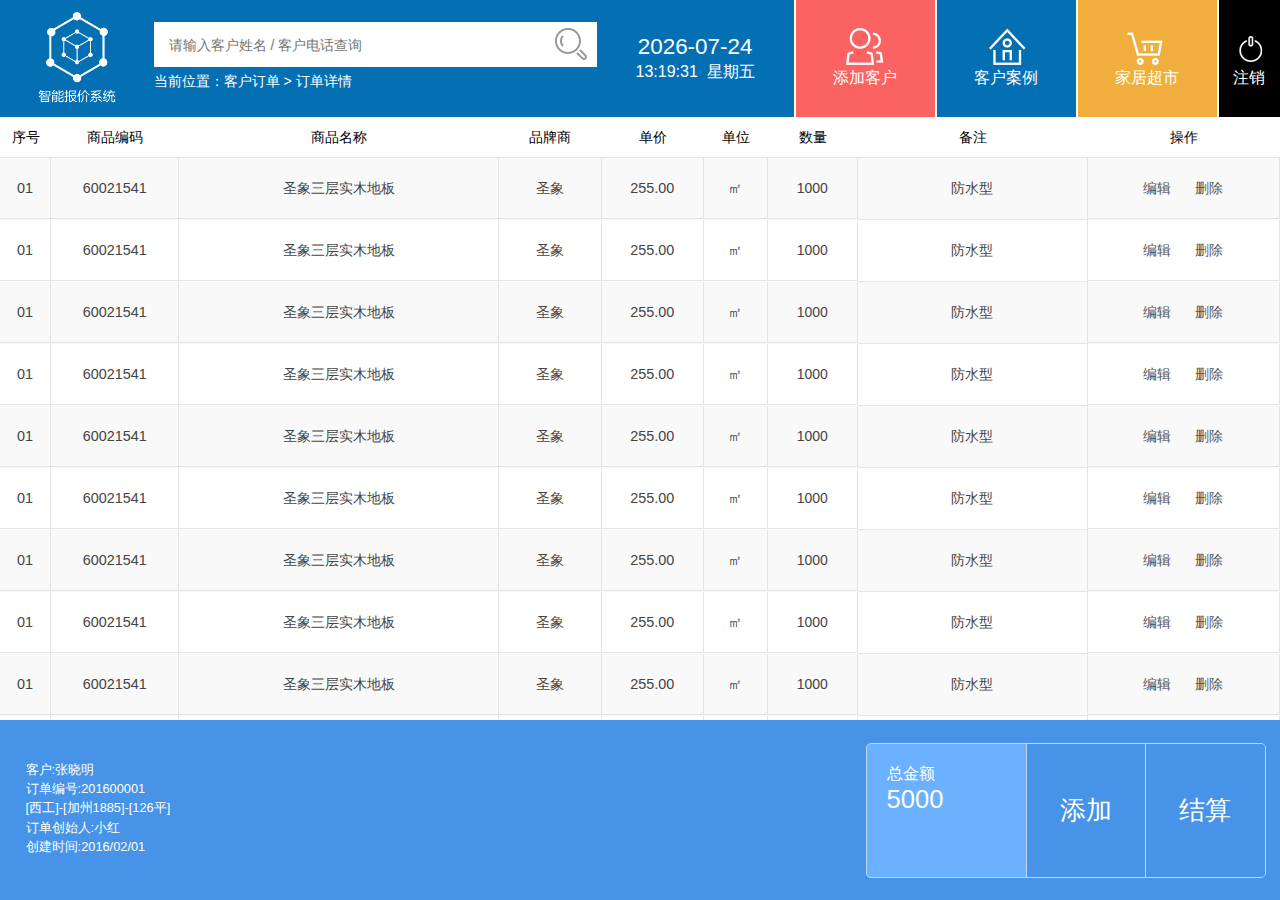
<file: list_.html>
<!doctype html>
<html>
<head>
<meta charset="utf-8">
<meta name="apple-mobile-web-app-capable" content="yes"><!--删除默认的苹果工具栏和菜单栏-->
<meta name="apple-mobile-web-app-status-bar-style" content="blank"><!--设置Web App的状态栏（屏幕顶部栏）的样式-->
<meta name="format-detection" content="telephone=no"><!--启动或禁用自动识别页面中的电话号码-->
<meta http-equiv="X-UA-Compatible" content="IE=edge">
<meta name="renderer" content="webkit"><!--html打开强制为极速模式-->
<meta name="viewport" content="user-scalable=no, width=device-width, initial-scale=1, maximum-scale=1">
<title>报价单编辑-顶层互联网家</title>
<link rel="stylesheet" type="text/css" href="css/head.css" />
<link rel="stylesheet" type="text/css" href="css/list_.css" />
<script src="js/jquery-2.1.4.min.js"></script>
</head>
<body>
<div class="head">
    <div class="logo"><div><a href="login.html"></a></div><b></b></div>
    <div class="so">
    	<div class="so_box">
            <div class="so_t">
                <input type="text" name="text" placeholder="请输入客户姓名 / 客户电话查询">
                <a href="javascript:;"><div class="icon_so"></div></a>
            </div>
            <span class="web_wz">当前位置：<a href="#1">客户订单</a>&nbsp;&gt;&nbsp;<a href="#2">订单详情</a></span>
        </div>
        <b></b>
    </div>
    <div class="time">
        <div>
            <div id="T1"></div>
            <div id="T2"></div>
        </div>
        <b></b>
    </div>
    <div class="btns">
        <div class="b_1 b"><a href="add_info.html"><div><span></span><p>添加客户</p></div><b></b></a></div>
        <div class="b_2 b"><a href="guest_obj.html"><div><span></span><p>客户案例</p></div><b></b></a></div>
        <div class="b_3 b"><a href="goods_pro.html"><div><span></span><p>家居超市</p></div><b></b></a></div>
        <div class="b_4 b close"><a href="javascript:;"><div><span></span><p>注销</p></div><b></b></a></div>
    </div>
</div>
<div class="pro" id="pro_t">
	<ul class="fixclear">
    	<li class="li_order">序号</li>
        <li class="li_code">商品编码</li>
        <li class="li_name">商品名称</li>
        <li class="li_brand">品牌商</li>
        <li class="li_price">单价</li>
        <li class="li_units">单位</li>
        <li class="li_num">数量</li>
        <li class="li_marks">备注</li>
        <li class="li_op">操作</li>
    </ul>
</div>
<div class="content">
	<div class="c_goods fixclear">
    	<ul>
            <li class="li_order">01</li>
            <li class="li_code">60021541</li>
            <li class="li_name">圣象三层实木地板</li>
            <li class="li_brand">圣象</li>
            <li class="li_price">255.00</li>
            <li class="li_units">㎡</li>
            <li class="li_num"><input type="text" readonly value="1000" /></li>
            <li class="li_marks"><input type="text" readonly value="防水型" /></li>
            <li class="li_op"><button type="button" name="edit">编辑</button><button type="button" name="del">删除</button></li>
        </ul>
    </div>
    <div class="c_goods fixclear">
    	<ul>
            <li class="li_order">01</li>
            <li class="li_code">60021541</li>
            <li class="li_name">圣象三层实木地板</li>
            <li class="li_brand">圣象</li>
            <li class="li_price">255.00</li>
            <li class="li_units">㎡</li>
            <li class="li_num"><input type="text" readonly value="1000" /></li>
            <li class="li_marks"><input type="text" readonly value="防水型" /></li>
            <li class="li_op"><button type="button" name="edit">编辑</button><button type="button" name="del">删除</button></li>
        </ul>
    </div>
    <div class="c_goods fixclear">
    	<ul>
            <li class="li_order">01</li>
            <li class="li_code">60021541</li>
            <li class="li_name">圣象三层实木地板</li>
            <li class="li_brand">圣象</li>
            <li class="li_price">255.00</li>
            <li class="li_units">㎡</li>
            <li class="li_num"><input type="text" readonly value="1000" /></li>
            <li class="li_marks"><input type="text" readonly value="防水型" /></li>
            <li class="li_op"><button type="button" name="edit">编辑</button><button type="button" name="del">删除</button></li>
        </ul>
    </div>
    <div class="c_goods fixclear">
    	<ul>
            <li class="li_order">01</li>
            <li class="li_code">60021541</li>
            <li class="li_name">圣象三层实木地板</li>
            <li class="li_brand">圣象</li>
            <li class="li_price">255.00</li>
            <li class="li_units">㎡</li>
            <li class="li_num"><input type="text" readonly value="1000" /></li>
            <li class="li_marks"><input type="text" readonly value="防水型" /></li>
            <li class="li_op"><button type="button" name="edit">编辑</button><button type="button" name="del">删除</button></li>
        </ul>
    </div>
    <div class="c_goods fixclear">
    	<ul>
            <li class="li_order">01</li>
            <li class="li_code">60021541</li>
            <li class="li_name">圣象三层实木地板</li>
            <li class="li_brand">圣象</li>
            <li class="li_price">255.00</li>
            <li class="li_units">㎡</li>
            <li class="li_num"><input type="text" readonly value="1000" /></li>
            <li class="li_marks"><input type="text" readonly value="防水型" /></li>
            <li class="li_op"><button type="button" name="edit">编辑</button><button type="button" name="del">删除</button></li>
        </ul>
    </div>
    <div class="c_goods fixclear">
    	<ul>
            <li class="li_order">01</li>
            <li class="li_code">60021541</li>
            <li class="li_name">圣象三层实木地板</li>
            <li class="li_brand">圣象</li>
            <li class="li_price">255.00</li>
            <li class="li_units">㎡</li>
            <li class="li_num"><input type="text" readonly value="1000" /></li>
            <li class="li_marks"><input type="text" readonly value="防水型" /></li>
            <li class="li_op"><button type="button" name="edit">编辑</button><button type="button" name="del">删除</button></li>
        </ul>
    </div>
    <div class="c_goods fixclear">
    	<ul>
            <li class="li_order">01</li>
            <li class="li_code">60021541</li>
            <li class="li_name">圣象三层实木地板</li>
            <li class="li_brand">圣象</li>
            <li class="li_price">255.00</li>
            <li class="li_units">㎡</li>
            <li class="li_num"><input type="text" readonly value="1000" /></li>
            <li class="li_marks"><input type="text" readonly value="防水型" /></li>
            <li class="li_op"><button type="button" name="edit">编辑</button><button type="button" name="del">删除</button></li>
        </ul>
    </div>
    <div class="c_goods fixclear">
    	<ul>
            <li class="li_order">01</li>
            <li class="li_code">60021541</li>
            <li class="li_name">圣象三层实木地板</li>
            <li class="li_brand">圣象</li>
            <li class="li_price">255.00</li>
            <li class="li_units">㎡</li>
            <li class="li_num"><input type="text" readonly value="1000" /></li>
            <li class="li_marks"><input type="text" readonly value="防水型" /></li>
            <li class="li_op"><button type="button" name="edit">编辑</button><button type="button" name="del">删除</button></li>
        </ul>
    </div>
    <div class="c_goods fixclear">
    	<ul>
            <li class="li_order">01</li>
            <li class="li_code">60021541</li>
            <li class="li_name">圣象三层实木地板</li>
            <li class="li_brand">圣象</li>
            <li class="li_price">255.00</li>
            <li class="li_units">㎡</li>
            <li class="li_num"><input type="text" readonly value="1000" /></li>
            <li class="li_marks"><input type="text" readonly value="防水型" /></li>
            <li class="li_op"><button type="button" name="edit">编辑</button><button type="button" name="del">删除</button></li>
        </ul>
    </div>
    <div class="c_goods fixclear">
    	<ul>
            <li class="li_order">01</li>
            <li class="li_code">60021541</li>
            <li class="li_name">圣象三层实木地板</li>
            <li class="li_brand">圣象</li>
            <li class="li_price">255.00</li>
            <li class="li_units">㎡</li>
            <li class="li_num"><input type="text" readonly value="1000" /></li>
            <li class="li_marks"><input type="text" readonly value="防水型" /></li>
            <li class="li_op"><button type="button" name="edit">编辑</button><button type="button" name="del">删除</button></li>
        </ul>
    </div>
    <div class="c_goods fixclear">
    	<ul>
            <li class="li_order">01</li>
            <li class="li_code">60021541</li>
            <li class="li_name">圣象三层实木地板</li>
            <li class="li_brand">圣象</li>
            <li class="li_price">255.00</li>
            <li class="li_units">㎡</li>
            <li class="li_num"><input type="text" readonly value="1000" /></li>
            <li class="li_marks"><input type="text" readonly value="防水型" /></li>
            <li class="li_op"><button type="button" name="edit">编辑</button><button type="button" name="del">删除</button></li>
        </ul>
    </div>
    <div class="c_goods fixclear">
    	<ul>
            <li class="li_order">01</li>
            <li class="li_code">60021541</li>
            <li class="li_name">圣象三层实木地板</li>
            <li class="li_brand">圣象</li>
            <li class="li_price">255.00</li>
            <li class="li_units">㎡</li>
            <li class="li_num"><input type="text" readonly value="1000" /></li>
            <li class="li_marks"><input type="text" readonly value="防水型" /></li>
            <li class="li_op"><button type="button" name="edit">编辑</button><button type="button" name="del">删除</button></li>
        </ul>
    </div>
</div>
<div class="foot">
	<div class="info">
    	<p class="kehu">客户:张晓明</p>
        <p class="num">订单编号:201600001</p>
        <p class="zone">[西工]-[加州1885]-[126平]</p>
        <p class="beginner">订单创始人:小红</p>
        <p class="f_time">创建时间:2016/02/01</p>
    </div>
	<div class="jiesuan">
    	<div class="z_pri"><p>总金额</p><p class="z_s">5000</p></div>
        <div class="z_pri"><p>定金</p><p class="z_s">0</p></div>
        <div class="z_pri"><p>实付</p><p class="z_s">0</p></div>
        <div class="j_btn j1" id="t_btn"><a href="javascript:;">添加</a></div>
        <div class="j_btn j2" id="j_btn"><a href="javascript:;">结算</a></div>
    </div>
    <b></b>
</div>
<!--弹窗商品-->
<div class="pop">
	<div class="pop_t">选择商品</div>
    <div class="label fixclear" id="labs">
        <div class="lab fixclear" style="float:left;">
            <!--<span>分类</span>-->
            <ul>
                <li><a href="#" class="on">全屋定制</a></li>
                <li><a href="#">家居饰品</a></li>
                <li><a href="#">建材五金</a></li>
                <li><a href="#">卫浴花洒</a></li>
                <li><a href="#">家具窗帘</a></li>
            </ul>
        </div>
        <div class="so so_lab" style="float:right;">
            <div class="so_t">
                <input type="text" name="text" placeholder="商品名称/编码">
                <a href="javascript:;"><div class="icon_so"></div></a>
            </div>
        </div>
    </div>
    <div class="pro" id="pop_pro_t">
        <ul class="fixclear">
            <li class="p_li_pic">图片</li>
            <li class="p_li_code">商品编码</li>
            <li class="p_li_name">商品名称</li>
            <li class="p_li_price">价格</li>
            <li class="p_li_units">单位</li>
            <li class="p_li_num">数量</li>
            <li class="p_li_op">添加</li>
        </ul>
    </div>

	<div class="pop_goods">
    	<div class="pop_li">
        	<div class="p_li_pic"><a href="#"><img src="image/good_pic_a.jpg"></a></div>
            <div class="p_li_code">6001111</div>
            <div class="p_li_name"><p><a href="#">圣象三层实木地板圣象三层实木地板圣象三层实木地板</a></p><b></b></div>
            <div class="p_li_price">¥39.99</div>
            <div class="p_li_units">㎡</div>
            <div class="p_li_num"><input type="number" name="number" min="0" max="100" value="1"></div>
            <div class="p_li_op"><div class="btn_icon"></div></div>
        </div>
        <div class="pop_li">
        	<div class="p_li_pic"><a href="#"><img src="image/good_pic_a.jpg"></a></div>
            <div class="p_li_code">6001111</div>
            <div class="p_li_name"><p><a href="#">圣象三层实木地板圣象三层实木地板圣象三层实木地板</a></p><b></b></div>
            <div class="p_li_price">¥39.99</div>
            <div class="p_li_units">㎡</div>
            <div class="p_li_num"><input type="number" name="number" min="0" max="100" value="1"></div>
            <div class="p_li_op"><div class="btn_icon"></div></div>
        </div>
        <div class="pop_li">
        	<div class="p_li_pic"><a href="#"><img src="image/good_pic_a.jpg"></a></div>
            <div class="p_li_code">6001111</div>
            <div class="p_li_name"><p><a href="#">圣象三层实木地板圣象三层实木地板圣象三层实木地板</a></p><b></b></div>
            <div class="p_li_price">¥39.99</div>
            <div class="p_li_units">㎡</div>
            <div class="p_li_num"><input type="number" name="number" min="0" max="100" value="1"></div>
            <div class="p_li_op"><div class="btn_icon"></div></div>
        </div>
        <div class="pop_li">
        	<div class="p_li_pic"><a href="#"><img src="image/good_pic_a.jpg"></a></div>
            <div class="p_li_code">6001111</div>
            <div class="p_li_name"><p><a href="#">圣象三层实木地板圣象三层实木地板圣象三层实木地板</a></p><b></b></div>
            <div class="p_li_price">¥39.99</div>
            <div class="p_li_units">㎡</div>
            <div class="p_li_num"><input type="number" name="number" min="0" max="100" value="1"></div>
            <div class="p_li_op"><div class="btn_icon"></div></div>
        </div>
        <div class="pop_li">
        	<div class="p_li_pic"><a href="#"><img src="image/good_pic_a.jpg"></a></div>
            <div class="p_li_code">6001111</div>
            <div class="p_li_name"><p><a href="#">圣象三层实木地板圣象三层实木地板圣象三层实木地板</a></p><b></b></div>
            <div class="p_li_price">¥39.99</div>
            <div class="p_li_units">㎡</div>
            <div class="p_li_num"><input type="number" name="number" min="0" max="100" value="1"></div>
            <div class="p_li_op"><div class="btn_icon"></div></div>
        </div>
        <div class="pop_li">
        	<div class="p_li_pic"><a href="#"><img src="image/good_pic_a.jpg"></a></div>
            <div class="p_li_code">6001111</div>
            <div class="p_li_name"><p><a href="#">圣象三层实木地板圣象三层实木地板圣象三层实木地板</a></p><b></b></div>
            <div class="p_li_price">¥39.99</div>
            <div class="p_li_units">㎡</div>
            <div class="p_li_num"><input type="number" name="number" min="0" max="100" value="1"></div>
            <div class="p_li_op"><div class="btn_icon"></div></div>
        </div>
        <div class="pop_li">
        	<div class="p_li_pic"><a href="#"><img src="image/good_pic_a.jpg"></a></div>
            <div class="p_li_code">6001111</div>
            <div class="p_li_name"><p><a href="#">圣象三层实木地板圣象三层实木地板圣象三层实木地板</a></p><b></b></div>
            <div class="p_li_price">¥39.99</div>
            <div class="p_li_units">㎡</div>
            <div class="p_li_num"><input type="number" name="number" min="0" max="100" value="1"></div>
            <div class="p_li_op"><div class="btn_icon"></div></div>
        </div>
        <div class="pop_li">
        	<div class="p_li_pic"><a href="#"><img src="image/good_pic_a.jpg"></a></div>
            <div class="p_li_code">6001111</div>
            <div class="p_li_name"><p><a href="#">圣象三层实木地板圣象三层实木地板圣象三层实木地板</a></p><b></b></div>
            <div class="p_li_price">¥39.99</div>
            <div class="p_li_units">㎡</div>
            <div class="p_li_num"><input type="number" name="number" min="0" max="100" value="1"></div>
            <div class="p_li_op"><div class="btn_icon"></div></div>
        </div>
        <div class="pop_li">
        	<div class="p_li_pic"><a href="#"><img src="image/good_pic_a.jpg"></a></div>
            <div class="p_li_code">6001111</div>
            <div class="p_li_name"><p><a href="#">圣象三层实木地板圣象三层实木地板圣象三层实木地板</a></p><b></b></div>
            <div class="p_li_price">¥39.99</div>
            <div class="p_li_units">㎡</div>
            <div class="p_li_num"><input type="number" name="number" min="0" max="100" value="1"></div>
            <div class="p_li_op"><div class="btn_icon"></div></div>
        </div>
        <div class="pop_li">
        	<div class="p_li_pic"><a href="#"><img src="image/good_pic_a.jpg"></a></div>
            <div class="p_li_code">6001111</div>
            <div class="p_li_name"><p><a href="#">圣象三层实木地板圣象三层实木地板圣象三层实木地板</a></p><b></b></div>
            <div class="p_li_price">¥39.99</div>
            <div class="p_li_units">㎡</div>
            <div class="p_li_num"><input type="number" name="number" min="0" max="100" value="1"></div>
            <div class="p_li_op"><div class="btn_icon"></div></div>
        </div>
    </div>
    <div class="exit"></div>
</div>
<!--遮罩层-->
<div class="mask">
	<div class="success">请确认所有商品都已保存！</div>
</div>
<!--预付款-->
<div class="advance">
	<div class="ad_t">预付定金</div>
    <div class="ad_con ad_con_h">
    	<div class="fixclear"><span>定金：</span><span class="srk"><input type="text" name="dingjin" value="" autocomplete="off"></span></div>
        <div class="fixclear"><span>优惠：</span><span class="srk"><input type="text" name="youhui" value="" autocomplete="off"></span></div>
       <div class="fixclear"><span>总金额：</span><span class="srk"><input type="text" name="zongjin" value="" autocomplete="off"></span></div>
        <div class="fixclear"><span>实付：</span><span class="srk"><input type="text" name="shifu" value="" autocomplete="off"></span></div>
    </div>
    <div class="ad_btn">
    	<button type="button" id="btn_advan" name="ad_yes">确定</button><button type="button" name="ad_no">取消</button>
    </div>
</div>
</body>
<script>
function btnSize(){
	var t_btnID = document.getElementById("t_btn");
	var j_btnID = document.getElementById("j_btn");
	var btnH = t_btnID.offsetHeight;
	t_btnID.style.lineHeight = btnH +"px";
	j_btnID.style.lineHeight = btnH +"px";
}
window.onresize = function(){
	btnSize();
	}
window.onload = function(){
	btnSize();
	
	var d = new Date();
	var year = d.getFullYear();
	var month = d.getMonth()+1;
	var date = d.getDate();
	month = checktime(month);
	date = checktime(date);
	var Dates = year+"-"+month+"-"+date;
	
	window.setInterval(Time1,100);
	function Time1(){
		var D = new Date();
		var hour = D.getHours();
		var minute = D.getMinutes();
		var second = D.getSeconds();
		var weekday = ["星期日","星期一","星期二","星期三","星期四","星期五","星期六"];
		var week = weekday[D.getDay()];
		hour = checktime(hour);
		minute = checktime(minute);
		second = checktime(second);
		var Times = hour+":"+minute+":"+second+"&nbsp&nbsp"+week;
		document.getElementById("T1").innerHTML = Dates;
		document.getElementById("T2").innerHTML = Times;
    }
	
	function checktime(i){
		if(i<10){
			i="0"+i;
			}
			return i;
		}
		
	$('.c_goods [name="del"]').click(function(){
		var mess = confirm('确定要删除吗？');
		if(mess == true){
			$(this).parents('.c_goods').remove();
			}else{
			return;}
	});

	$('.c_goods [name="edit"]').click(function(){
		if($(this).text()=='编辑'){
			$(this).text('保存'); 
			$(this).parents('.c_goods').find('input:text').prop('readonly',false).addClass('oninput');
			}
		else{
			$(this).text('编辑'); 
			$(this).parents('.c_goods').find('input:text').prop('readonly',true).removeClass('oninput');
			}
		})

	
	function Complete(){
		$('.c_goods').find('input:text').prop('readonly',true).removeClass('oninput');
		$('li.li_op').remove();
		$('li.li_marks').css('width','25%');
		$('li.li_name').css('width','33%');
		$('.jiesuan').addClass('jiesuanon');
		$('#t_btn').addClass('money').children().text('付定金');
		$('#j_btn').addClass('closing').children().text('结单');
	};
	
	$('#t_btn').on('click',function(){
		$('.pop').addClass('onpop');
		});
	$('.pop .exit').on('click',function(){
		$('.pop').removeClass('onpop');
		});
		
	$('.jiesuan #j_btn').on('click',function Account(){//结算按钮执行function
		var num=0;
		var cg = $('.content .c_goods').length;
		var gg=cg;
		for(var i=0; i<cg; i++){
			var txt = $('.c_goods:eq('+(gg-1)+')').find('[name="edit"]').text();
			gg--;
			if(txt=='保存'){
				 num++;
			}
		}
		console.log(num);
		if(cg == 0){
			alert('请添加商品！');
			}else{
				if(num>0){
					$('.mask').addClass('maskon').children().addClass('suon');
					}
					else{
						var mess = confirm('结算后商品不可编辑或删除，确定要结算吗？');//商品全部保存callack
						if(mess==true){
							Complete();
							$(this).off('click',Account).on('click',Closing);
							$('.money').off('click').on('click',Money);
						}else{ return; }
					}
				}
		
	});//
	function Closing(){//结单按钮执行function
		if($('.z_pri:eq(2) .z_s').text()<=0){
			alert('纳尼！我还要倒贴钱！！');
		}else{
			alert('完成结单');
			}
		};
	function Money(){
		$('.mask').addClass('maskon');
		$('.advance').css({'-webkit-transform':'translate(-50%,-50%)','opacity':'1','pointer-events':'auto'});
		}
	
	$('.success').on('click',function(){
		$(this).removeClass('suon').parent().removeClass('maskon');
	});
	
	/*-------------交定金计算------------------*/
	$('.advance #btn_advan').on('click',function(){
		SuBmit();
		});
	function SuBmit(){
		var Zongjin = $('.z_pri:eq(0) .z_s').text(),
		Youhui = $('input[name="youhui"]').val(),
		Dingjin = $('input[name="dingjin"]').val();
		$('input[name="zongjin"]').val(Zongjin);
		$('input[name="shifu"]').val(Zongjin-Dingjin-Youhui);
		$('.ad_con').removeClass('ad_con_h');
		$('.advance :input').prop('readonly',true);
		$('.advance #btn_advan').off('click').on('click',Advan);
		};
	function Advan(){
			alert('定金交完了');
			$('.z_pri:eq(1) .z_s').text($('input[name="dingjin"]').val());
			$('.z_pri:eq(2) .z_s').text($('input[name="shifu"]').val());
			$('.advance :input').prop('readonly',false);
			$('.mask').removeClass('maskon');
			$('.ad_con').addClass('ad_con_h');
			$('.advance').css({'-webkit-transform':'translate(-50%,-75%)','opacity':'0','pointer-events':'none'});
			$('.advance #btn_advan').off('click',Advan).on('click',SuBmit);;
		};
	/*-------------------------------*/	
	
	$('.advance button[name="ad_no"]').on('click',function(){
		$('.advance #btn_advan').off('click',Advan).on('click',SuBmit);
		$('.advance :input').prop('readonly',false);
		$('.mask').removeClass('maskon');
		$('.ad_con').addClass('ad_con_h');
		$('.advance').css({'-webkit-transform':'translate(-50%,-75%)','opacity':'0','pointer-events':'none'});
		});
	
	$('.label li a').click(function(){
		$(this).addClass('on').parents('li').siblings().find('a').removeClass('on');
		});
	
	/*$('body').contents().not('.content').on('touchmove',function(e){
		e.preventDefault(); //禁止浏览器的 橡皮筋效果
		});*/
	$('.head,.pro,.foot,.pop_t,.label,#pop_pro_t,.exit,.mask,.advance').on('touchmove',function(e){
		e.preventDefault(); //禁止浏览器的 橡皮筋效果
		});
}	
</script>
</html>
</file>
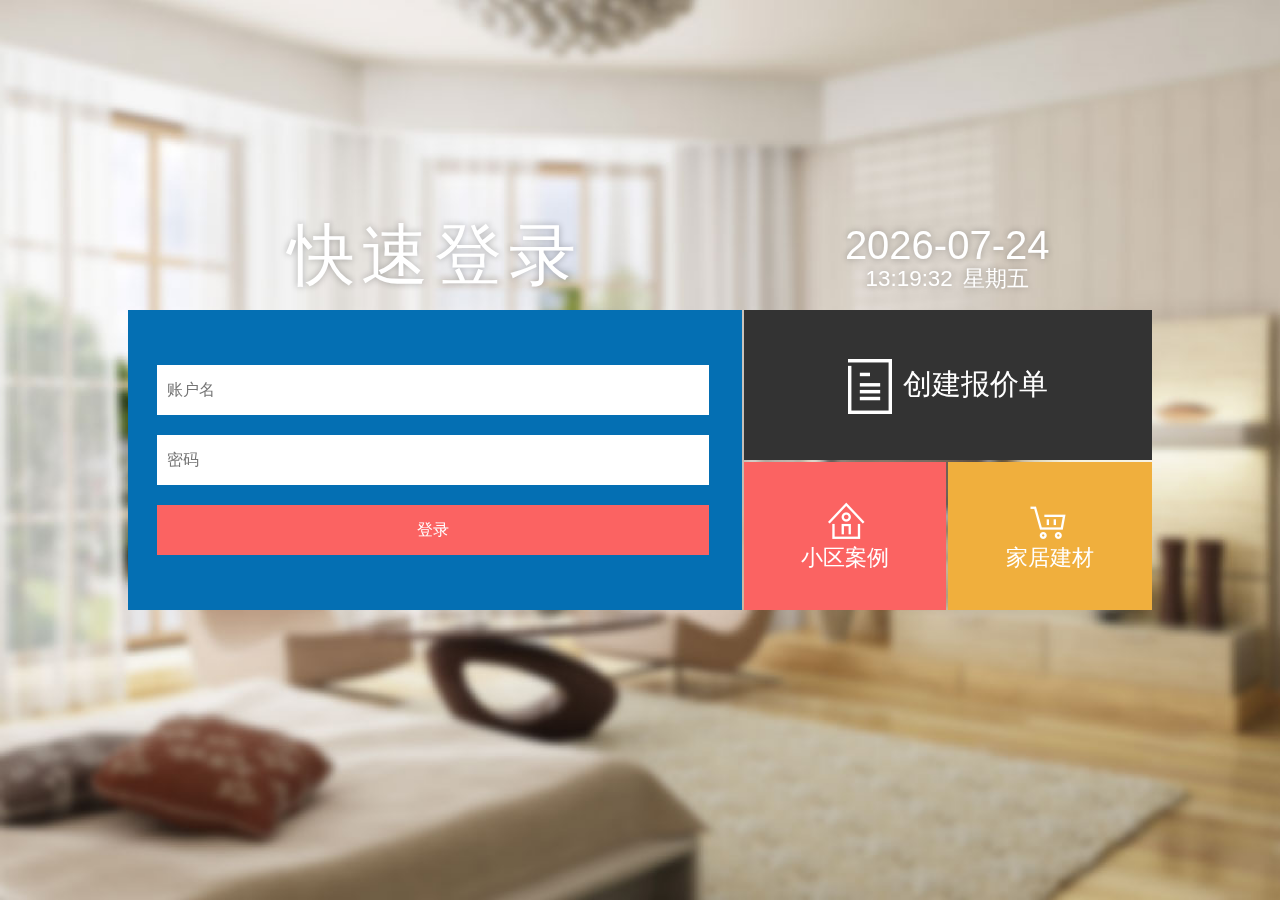
<file: login.html>
<!doctype html>
<html>
<head>
<meta charset="utf-8">
<meta name="apple-mobile-web-app-capable" content="yes"><!--删除默认的苹果工具栏和菜单栏-->
<meta name="apple-mobile-web-app-status-bar-style" content="blank"><!--设置Web App的状态栏（屏幕顶部栏）的样式-->
<meta name="format-detection" content="telephone=no"><!--启动或禁用自动识别页面中的电话号码-->
<meta http-equiv="X-UA-Compatible" content="IE=edge">
<meta name="renderer" content="webkit"><!--html打开强制为极速模式-->
<meta name="viewport" content="user-scalable=no, width=device-width, initial-scale=1, maximum-scale=1">
<title>系统登录-顶层互联网家</title>
<link rel="stylesheet" type="text/css" href="css/login.css" />
<script src="js/jquery-2.1.4.min.js"></script>
</head>
<body onLoad="timeS()">
<div class="contain">
	<div class="c_top">
    	<div id="ttt">快速登录</div>
        <div id="date">
        	<span id="time1"></span>
            <span id="time2"><i id="t1"></i><i id="t2"></i></span>
        </div>
    </div>
    <div class="c_bom">
    	<div class="login">
            <div id="form">
            	<input type="text" name="name" placeholder="账户名" />
                <input type="password" name="password" placeholder="密码" />
                <button type="button"><a href="JavaScript:;">登录</a></button>
            </div>
            <b></b>
        </div>
        <div class="label fixclear">
        	<div class="la1">
                <span class="l1"><a href="index.html"><span class="icon"></span><i>创建报价单</i><b></b></a></span>
            </div>
            <div class="la1">
                <div><span class="l2"><a href="zone.html"><span><span class="icon"></span></i><i>小区案例</i></span><b></b></a></span></div>
            </div>
            <div class="la1">
                <span class="l3"><a href="goods_pro.html"><span><span class="icon"></span></i><i>家居建材</i></span><b></b></a></span>
            </div>
        </div>
    </div>
</div>
</body>
<script>
function timeS(){
	var d = new Date();
	var year = d.getFullYear();
	var month = d.getMonth()+1;
	var date = d.getDate();
	var weekday = ["星期日","星期一","星期二","星期三","星期四","星期五","星期六"];
	month = checktime(month);
	date = checktime(date);
	var Dates = year+"-"+month+"-"+date;
	document.getElementById("time1").innerHTML = Dates;
	document.getElementById("t2").innerHTML = weekday[d.getDay()];
	
	window.setInterval(Time1,200);
	function Time1(){
		var D = new Date();
		var hour = D.getHours();
		var minute = D.getMinutes();
		var second = D.getSeconds();
		hour = checktime(hour);
		minute = checktime(minute);
		second = checktime(second);
		var Times = hour+":"+minute+":"+second;
		document.getElementById("t1").innerHTML = Times;
		}

	function checktime(i){
			if(i<10){
				i="0"+i;
				}
				return i;
			}

	}
	$('body').on('touchmove',function(e){
		e.preventDefault(); //禁止浏览器的 橡皮筋效果
		});
</script>
</html>
</file>
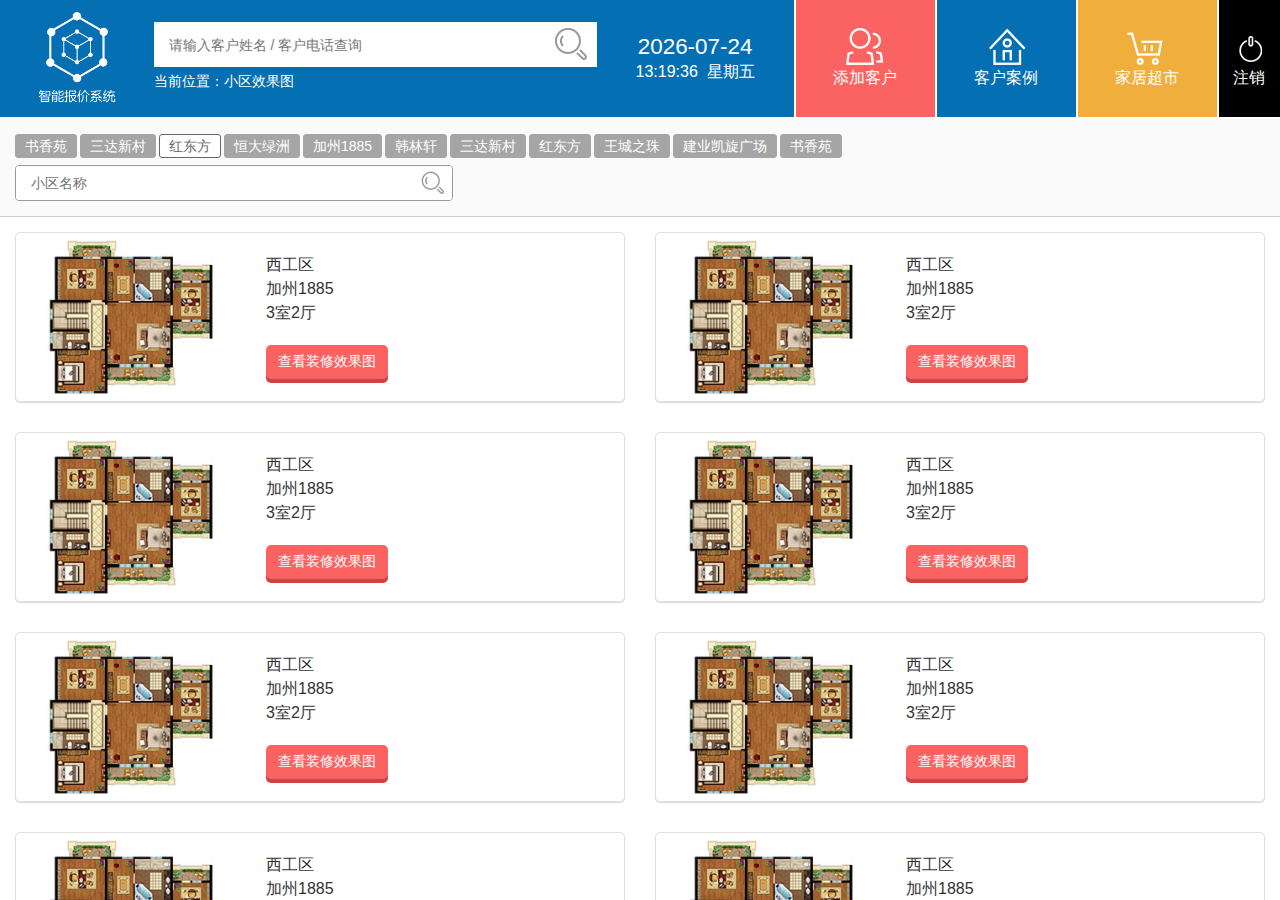
<file: zone.html>
<!doctype html>
<html>
<head>
<meta charset="utf-8">
<meta name="apple-mobile-web-app-capable" content="yes"><!--删除默认的苹果工具栏和菜单栏-->
<meta name="apple-mobile-web-app-status-bar-style" content="blank"><!--设置Web App的状态栏（屏幕顶部栏）的样式-->
<meta name="format-detection" content="telephone=no"><!--启动或禁用自动识别页面中的电话号码-->
<meta http-equiv="X-UA-Compatible" content="IE=edge">
<meta name="renderer" content="webkit"><!--html打开强制为极速模式-->
<meta name="viewport" content="user-scalable=no, width=device-width, initial-scale=1, maximum-scale=1">
<title>查看小区-顶层互联网家</title>
<link rel="stylesheet" type="text/css" href="css/head.css" />
<link rel="stylesheet" type="text/css" href="css/zone.css" />
<script src="js/jquery-2.1.4.min.js"></script>
</head>

<body>
<div class="head">
    <div class="logo"><div><a href="login.html"></a></div><b></b></div>
    <div class="so">
    	<div class="so_box">
            <div class="so_t">
                <input type="text" name="text" placeholder="请输入客户姓名 / 客户电话查询">
                <a href="javascript:;"><div class="icon_so"></div></a>
            </div>
            <span class="web_wz">当前位置：<a href="#">小区效果图</a></span>
        </div>
        <b></b>
    </div>
    <div class="time">
        <div>
            <div id="T1"></div>
            <div id="T2"></div>
        </div>
        <b></b>
    </div>
    <div class="btns">
        <div class="b_1 b"><a href="add_info.html"><div><span></span><p>添加客户</p></div><b></b></a></div>
        <div class="b_2 b"><a href="guest_obj.html"><div><span></span><p>客户案例</p></div><b></b></a></div>
        <div class="b_3 b"><a href="goods_pro.html"><div><span></span><p>家居超市</p></div><b></b></a></div>
        <div class="b_4 b close"><a href="javascript:;"><div><span></span><p>注销</p></div><b></b></a></div>
    </div>
</div>
<div class="label" id="labs">
	<div class="lab fixclear">
        <!--<span>热门小区</span>-->
    	<ul>
        	<li><a href="#">书香苑</a></li>
            <li><a href="#">三达新村</a></li>
            <li><a href="#" class="on">红东方</a></li>
            <li><a href="#">恒大绿洲</a></li>
            <li><a href="#">加州1885</a></li>
            <li><a href="#">韩林轩</a></li>
            <li><a href="#">三达新村</a></li>
            <li><a href="#">红东方</a></li>
            <li><a href="#">王城之珠</a></li>
            <li><a href="#">建业凯旋广场</a></li>
            <li><a href="#">书香苑</a></li>
        </ul>
    </div>
    <div class="so so_lab">
        <div class="so_t">
            <input type="text" name="text" placeholder="小区名称">
            <a href="javascript:;"><div class="icon_so"></div></a>
        </div>
    </div>
</div>
<div class="content">
	<div class="c_li">
    	<div class="c_li_box">
        	<span class="pic"><img src="image/zone_1.jpg" height="100%"></span>
            <span>
                <span class="info">
                	<p>西工区</p>
                    <p>加州1885</p>
                    <p>3室2厅</p>
                </span>
                <span class="c_btns">
                    <a class="btn_2" href="#">查看装修效果图</a>
                </span>
            </span>
        </div>
    </div>
	<div class="c_li">
    	<div class="c_li_box">
        	<span class="pic"><img src="image/zone_1.jpg" height="100%"></span>
            <span>
                <span class="info">
                	<p>西工区</p>
                    <p>加州1885</p>
                    <p>3室2厅</p>
                </span>
                <span class="c_btns">
                    <a class="btn_2" href="zone_effect.html">查看装修效果图</a>
                </span>
            </span>
        </div>
    </div>
    <div class="c_li">
    	<div class="c_li_box">
        	<span class="pic"><img src="image/zone_1.jpg" height="100%"></span>
            <span>
                <span class="info">
                	<p>西工区</p>
                    <p>加州1885</p>
                    <p>3室2厅</p>
                </span>
                <span class="c_btns">
                    <a class="btn_2" href="zone_effect.html">查看装修效果图</a>
                </span>
            </span>
        </div>
    </div>
    <div class="c_li">
    	<div class="c_li_box">
        	<span class="pic"><img src="image/zone_1.jpg" height="100%"></span>
            <span>
                <span class="info">
                	<p>西工区</p>
                    <p>加州1885</p>
                    <p>3室2厅</p>
                </span>
                <span class="c_btns">
                    <a class="btn_2" href="zone_effect.html">查看装修效果图</a>
                </span>
            </span>
        </div>
    </div>
    <div class="c_li">
    	<div class="c_li_box">
        	<span class="pic"><img src="image/zone_1.jpg" height="100%"></span>
            <span>
                <span class="info">
                	<p>西工区</p>
                    <p>加州1885</p>
                    <p>3室2厅</p>
                </span>
                <span class="c_btns">
                    <a class="btn_2" href="zone_effect.html">查看装修效果图</a>
                </span>
            </span>
        </div>
    </div>
    <div class="c_li">
    	<div class="c_li_box">
        	<span class="pic"><img src="image/zone_1.jpg" height="100%"></span>
            <span>
                <span class="info">
                	<p>西工区</p>
                    <p>加州1885</p>
                    <p>3室2厅</p>
                </span>
                <span class="c_btns">
                    <a class="btn_2" href="zone_effect.html">查看装修效果图</a>
                </span>
            </span>
        </div>
    </div>
    <div class="c_li">
    	<div class="c_li_box">
        	<span class="pic"><img src="image/zone_1.jpg" height="100%"></span>
            <span>
                <span class="info">
                	<p>西工区</p>
                    <p>加州1885</p>
                    <p>3室2厅</p>
                </span>
                <span class="c_btns">
                    <a class="btn_2" href="zone_effect.html">查看装修效果图</a>
                </span>
            </span>
        </div>
    </div>
    <div class="c_li">
    	<div class="c_li_box">
        	<span class="pic"><img src="image/zone_1.jpg" height="100%"></span>
            <span>
                <span class="info">
                	<p>西工区</p>
                    <p>加州1885</p>
                    <p>3室2厅</p>
                </span>
                <span class="c_btns">
                    <a class="btn_2" href="zone_effect.html">查看装修效果图</a>
                </span>
            </span>
        </div>
    </div>
</div>

</body>
<script>
window.onload = function(){
	var d = new Date();
	var year = d.getFullYear();
	var month = d.getMonth()+1;
	var date = d.getDate();
	month = checktime(month);
	date = checktime(date);
	var Dates = year+"-"+month+"-"+date;
	
	window.setInterval(Time1,100);
	function Time1(){
		var D = new Date();
		var hour = D.getHours();
		var minute = D.getMinutes();
		var second = D.getSeconds();
		var weekday = ["星期日","星期一","星期二","星期三","星期四","星期五","星期六"];
		var week = weekday[D.getDay()];
		hour = checktime(hour);
		minute = checktime(minute);
		second = checktime(second);
		var Times = hour+":"+minute+":"+second+"&nbsp&nbsp"+week;
		document.getElementById("T1").innerHTML = Dates;
		document.getElementById("T2").innerHTML = Times;
    }
	
	function checktime(i){
		if(i<10){
			i="0"+i;
			}
			return i;
		}
	
	$('.label li a').click(function(){
		$(this).addClass('on').parent().siblings().children().removeClass('on');
		});
		
		var wH = $(window).height();
		var headH = $('.head').outerHeight(true);
		var labH = $('.label').outerHeight(true);
		var conH = wH-headH-labH;
		$('.content').css({'height':conH});
		
		window.setInterval(function(){
			$('.label').resize();
			},50);
		$('.label').resize(function(){
			var wH = $(window).height();
    		var headH = $('.head').outerHeight(true);
    		var labH = $('.label').outerHeight(true);
    		var conH = wH-headH-labH;
    		$('.content').css({'height':conH});
        });
		
	$('body').contents().not('.content').on('touchmove',function(e){
		e.preventDefault(); //禁止浏览器的 橡皮筋效果
		});
		
	$('.c_li_box .c_btns a').on({
		touchstart:function(){
			$(this).addClass('active');
			},
		touchend:function(){
			$(this).removeClass('active');
			}
		});
	}
</script>
</html>
</file>
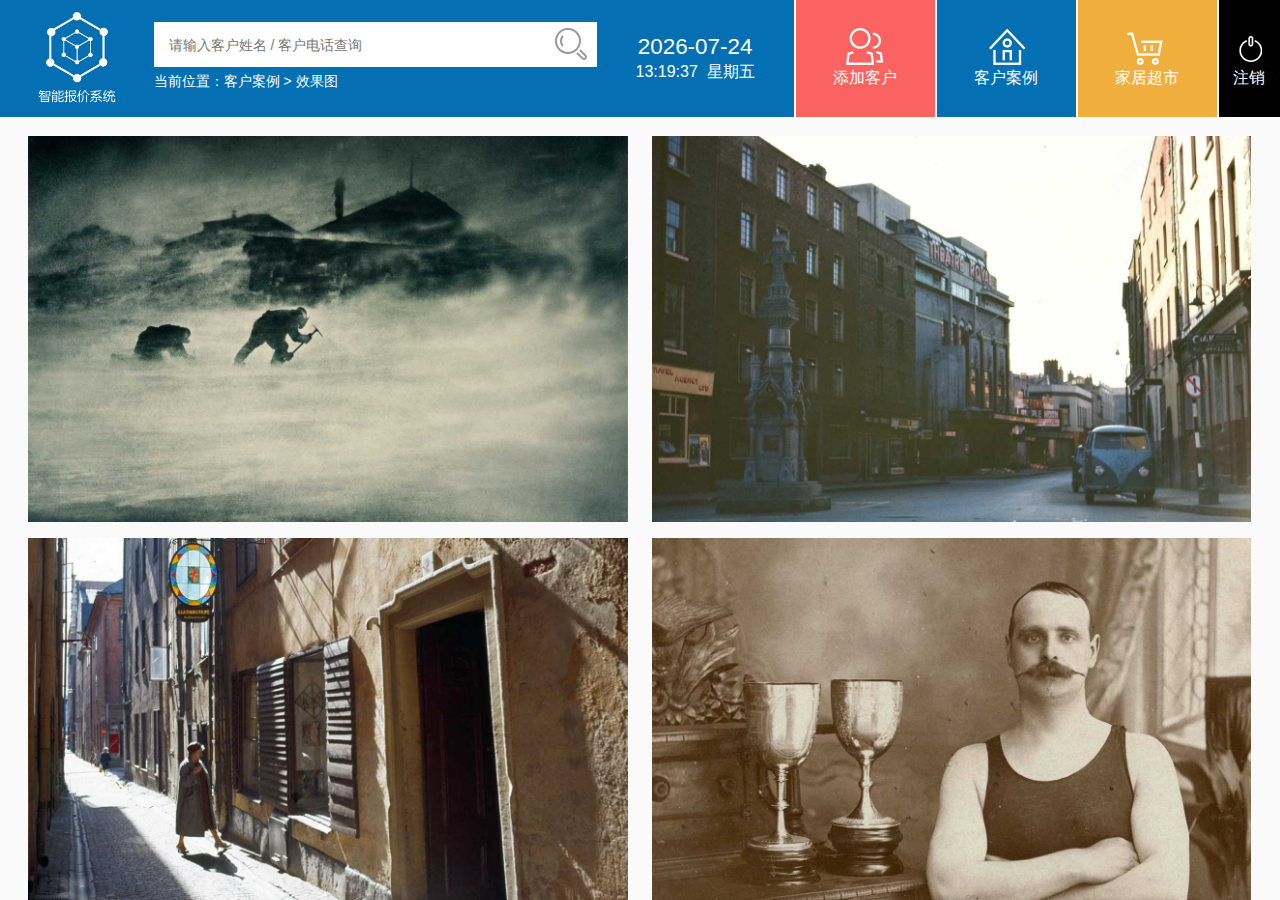
<file: zone_effect.html>
<!doctype html>
<html>
<head>
<meta charset="utf-8">
<meta name="apple-mobile-web-app-capable" content="yes"><!--删除默认的苹果工具栏和菜单栏-->
<meta name="apple-mobile-web-app-status-bar-style" content="blank"><!--设置Web App的状态栏（屏幕顶部栏）的样式-->
<meta name="format-detection" content="telephone=no"><!--启动或禁用自动识别页面中的电话号码-->
<meta http-equiv="X-UA-Compatible" content="IE=edge">
<meta name="renderer" content="webkit"><!--html打开强制为极速模式-->
<meta name="viewport" content="user-scalable=no, width=device-width, initial-scale=1, maximum-scale=1">
<title>小区装修效果-顶层互联网家</title>
<link rel="stylesheet" type="text/css" href="css/head.css" />
<link rel="stylesheet" type="text/css" href="lib/css/style.css" />
<link rel="stylesheet" type="text/css" href="lib/css/swipebox.min.css" />
<script src="js/jquery-2.1.4.min.js"></script>
<style>
.xian{
	width:100%;
	height:0.3%;}
.content{
	width:100%;
	height:86.7%;
	overflow-x:hidden;
	-webkit-overflow-scrolling: touch;
	background:#fafafa;}
</style>
</head>

<body>
<div class="head">
    <div class="logo"><div><a href="login.html"></a></div><b></b></div>
    <div class="so">
    	<div class="so_box">
            <div class="so_t">
                <input type="text" name="text" placeholder="请输入客户姓名 / 客户电话查询">
                <a href="javascript:;"><div class="icon_so"></div></a>
            </div>
            <span class="web_wz">当前位置：<a href="#">客户案例</a>&nbsp;&gt;&nbsp;<a href="#">效果图</a></span>
        </div>
        <b></b>
    </div>
    <div class="time">
        <div>
            <div id="T1"></div>
            <div id="T2"></div>
        </div>
        <b></b>
    </div>
    <div class="btns">
        <div class="b_1 b"><a href="add_info.html"><div><span></span><p>添加客户</p></div><b></b></a></div>
        <div class="b_2 b"><a href="guest_obj.html"><div><span></span><p>客户案例</p></div><b></b></a></div>
        <div class="b_3 b"><a href="goods_pro.html"><div><span></span><p>家居超市</p></div><b></b></a></div>
        <div class="b_4 b close"><a href="javascript:;"><div><span></span><p>注销</p></div><b></b></a></div>
    </div>
</div>
<div class="xian"></div>
<div class="content">
    <div id="fb-root"></div>
    <section id="exemple" class="container fixclear">
        <div class="wrap small-width fixclear">
            <div id="try"></div>
            <ul id="box-container" class="fixclear">
                <li class="box">
                    <a href="lib/images/image-1.jpg" class="swipebox" title="Fog">
                        <img src="lib/images/image-1.jpg" alt="image">
                    </a>
                </li>
                <li class="box">
                    <a href="lib/images/image-2.jpg" class="swipebox" title="City">
                        <img src="lib/images/image-2.jpg" alt="image">
                    </a>
                </li>
                <li class="box">
                    <a href="lib/images/image-3.jpg" class="swipebox" title="Street">
                        <img src="lib/images/image-3.jpg" alt="image">
                    </a>
                </li>
                <li class="box">
                    <a href="lib/images/image-4.jpg" class="swipebox" title="Mustache Guy">
                        <img src="lib/images/image-4.jpg" alt="image">
                    </a>
                </li>
                <li class="box">
                    <a href="lib/images/image-5.jpg" class="swipebox" title="Mustache Guy">
                        <img src="lib/images/image-5.jpg" alt="image">
                    </a>
                </li>
            </ul>
        </div>
    </section>
</div>

</body>
<script src="lib/js/ios-orientationchange-fix.js"></script>
<script src="lib/js/jquery.swipebox.min.js"></script>
<script>
window.onload = function(){
	var d = new Date();
	var year = d.getFullYear();
	var month = d.getMonth()+1;
	var date = d.getDate();
	month = checktime(month);
	date = checktime(date);
	var Dates = year+"-"+month+"-"+date;
	
	window.setInterval(Time1,100);
	function Time1(){
		var D = new Date();
		var hour = D.getHours();
		var minute = D.getMinutes();
		var second = D.getSeconds();
		var weekday = ["星期日","星期一","星期二","星期三","星期四","星期五","星期六"];
		var week = weekday[D.getDay()];
		hour = checktime(hour);
		minute = checktime(minute);
		second = checktime(second);
		var Times = hour+":"+minute+":"+second+"&nbsp&nbsp"+week;
		document.getElementById("T1").innerHTML = Dates;
		document.getElementById("T2").innerHTML = Times;
    }
	
	function checktime(i){
		if(i<10){
			i="0"+i;
			}
			return i;
		}
	
	/* Basic Gallery */
		$( '.swipebox' ).swipebox();
		
		/* Video */
		$( '.swipebox-video' ).swipebox();

		/* Dynamic Gallery
		$( '#gallery' ).click( function( e ) {
			e.preventDefault();
			$.swipebox( [
				{ href : 'images/image-1.jpg', title : 'My Caption' },
				{ href : 'images/image-2.jpg', title : 'My Second Caption' }
			] );
		} ); */
		
	$('body').contents().not('.content').on('touchmove',function(e){
		e.preventDefault(); //禁止浏览器的 橡皮筋效果
		});
	}
</script>
</html>
</file>
<file: css/head.css>
html, body, div, span, applet, object, iframe,
h1, h2, h3, h4, h5, h6, p, pre,
a, abbr, address, big, em, img, ins, s, samp,
small, strong, sub, sup, tt, var,
b, u, i, center, dl, dt, dd, ol, ul, li,
form, label, table, tr, th, td,
output, time, audio, video, input ,button,select,option{
	margin:0;
	padding:0;
	border:0;
	}

html,body{
	width:100%;
	height:100%;
	overflow:hidden;}
body{
	font-family:Microsoft YaHei,Helvetica,Arial,sans-serif;
	-webkit-touch-callout:none;/*长按禁止*/
	-webkit-user-select:none;
	-khtml-user-select:none;
	-moz-user-select:none;
	-ms-user-select:none;
	user-select:none;
	-webkit-tap-highlight-color:rgba(255,0,0,0);}/*移动端 禁止出现外边框*/
	
a{ text-decoration:none; font-family:inherit;}
a,button,input{-webkit-tap-highlight-color:rgba(255,0,0,0);}/*移动端 禁止出现外边框*/
input,textarea,botton{ -webkit-appearance: none; border-radius:0;}/*禁止组件的默认外观*/
select:focus,input:focus,button:focus{ outline:none;}
ul,li{ list-style:none;}
div,span,p,ul,li{ box-sizing:border-box; -webkit-box-sizing:border-box;}
.head{
	width:100%;
	height:13%;
	overflow:hidden;
	background:#046fb3;}
.head >div{ float:left; height:100%; overflow:hidden;}
.head .logo{
	width:12%;
	text-align: center;
}
.head .logo div{
	display:inline-block;
	width:75%;
	height: 80%;
	background:url(../image/logo.png) center no-repeat;
	background-size:contain;
	vertical-align:middle;
}
.head .logo div a{ display: block; width: 100%; height: 100%;}
b{ display:inline-block; width:0; height:100%; vertical-align:middle;}

.so{ width:35%;}
.so .so_box{
	display:inline-block;
	vertical-align:middle;
	width:calc(100% - 5px);
	width:-webkit-calc(100% - 5px);}
.so .web_wz,.so .web_wz *{ color:#fff; font-size:14px; line-height:28px;}
.so .so_t{
	position: relative;}
.so input{
	width:100%;
	height:45px;
	line-height:20px;
	box-sizing:border-box;
	-webkit-box-sizing:border-box;
	padding:0 55px 0 15px;
	font-size:14px;
	color:#555;
	font-family:inherit;}
.so .icon_so{
	position: absolute;
    top: 0;
    right: 0;
    height: 45px;
    width: 45px;
    background:url(../image/icon.png) no-repeat -165px -52px;
	background-color:#fff;}

.time{ width:15%;}
.time >div{ height:50px; display: inline-block; vertical-align: middle; width:calc(100% - 5px); width:-webkit-calc(100% - 5px);}
.time >div >div{ line-height:25px; color:#fff; text-align: center;}
.time #T1{ font-size:1.4em;}

@media only screen and (max-width:768px){
	.time #T1{ font-size:16px;}
	.time #T2{ font-size:12px;}
	.btns .b a > div p{ font-size:14px;}
	}

.btns{ width:38%;}
.btns .b{ width:29%; height:100%; float:left; border-left:2px solid rgba(255,255,255,1); text-align:center;}
.btns .b span{display:block; width:40px; height: 40px; margin: 0 auto; background:url(../image/icon.png) no-repeat;}
.btns .close{ width:13%; background-color:#000;}
.btns .close span{ width:25px;}
.btns .b_1{ background-color:#fb6362;}
.btns .b_2{ background-color:#046FB3;}
.btns .b_3{ background-color:#f0af3d;}
.btns .b_1 span{ background-position: 1px 0px;}
.btns .b_2 span{ background-position: -45px 0px;}
.btns .b_3 span{ background-position: -96px 0px;}
.btns .b_4 span{ background-position: -145px 8px;}
.btns .b a{ display: block; height: 100%; color: #fff;}
.btns .b a>div{
	display: inline-block;
	vertical-align: middle;
}

.fixclear:before,.fixclear:after{
	content:'';
	display:block;
	height:0;
	clear:both;
	visibility:hidden;}
</file>
<file: css/index.css>
.content{
	padding-top:20px;
	height:67%;
	background:#fff;
	overflow-x:hidden;
	-webkit-overflow-scrolling:touch;}
.d_li{
	width:100%;
	height:110px;
	line-height:110px;
	margin-bottom:15px;
	background:#f5f5f5;
	padding-left:20px;
	overflow:hidden;
	position:relative;
	transition:0.3s all;
	-webkit-transition:0.3s all;}
.d_li_info{
	width:calc(100%);
	width:-webkit-calc(100%);
	-webkit-transition:0.5s 0.5s line-height;}
.d_li_del{ height:0px; margin-bottom:0;}
.d_li i{
	color:#555;
	font-size:14px;
	font-style:normal;
	margin-right:10px;}
.d_li_info i:nth-child(3){
	margin-left:200px;
	font-weight:bold;}
.d_li_info i:nth-child(3).on{ color:#f00;}
.d_li_info i:nth-child(3).ing{ color:#4793e8;}
.d_li i.price{ color:#fb6362;}
.d_li .d_b{
	position:absolute;
	top:0;
	right:0;}
.d_li .d_b >div{ float:left; line-height:110px; text-align:center;}
.d_li .d_b >div a{ display:block; color:#fff;}
.d_li .d_b .edit{ width:180px;background:#4793e8; }
.d_li .d_b .del{ width:70px; background:#fb6362; }
.d_add{
	margin:0 auto;
	width:120px;
	height:120px;
	overflow:hidden;
	border-radius:100%;
	background:#f0f0f0;
	border:7px solid #e9e9e9;
	margin-bottom:20px;}
.d_add a{
	display:block;
	line-height:120px;
	text-align:center;
	font-size:8em;
	color:#fff;
	margin-top:-14px;}
	
.foot{
	text-align:right;
	height:20%;
	background:#4793e7;
	padding-right:20px;}
.jiesuan{
	text-align:left;
	display:inline-block;
	vertical-align:middle;
	height:75%;
	width:600px;
	background:#6CB1FF;
	border-radius:5px;
	overflow:hidden;
	border:1px solid #bcd8f6;}
.jiesuan >div{ float:left;}
.jiesuan .z_pri{
	width:70%;
	padding:20px;
	color:#fff;
	font-size:1.2em;}
.jiesuan .z_s{ font-size:2.2em;}
.jiesuan .j_btn{
	width:30%;
	height:100%;
	background:#4793e7;
	border-left:1px solid #bcd8f6;}
.jiesuan .j_btn a{ display:block; font-size:1.8em; text-align:center; color:#fff;}

.mask{
	position:fixed;
	top:0;
	left:0;
	width:100%;
	height:100%;
	pointer-events:none;
	background:rgba(0,0,0,0);
	-webkit-transition:0.5s background;}
.pop{
	position:absolute;
	top:50%;
	left:50%;
	width:50%;
	height:47.6%;
	overflow:hidden;
	background:#fff;
	border-radius:7px;
	opacity:0;
	pointer-events:none;
	-webkit-transform:translate(-50%,-20%);
	-webkit-transition:0.5s all;}
.pop > div{
	border-bottom:1px #afafaf solid;
	color:#555;}
.pop_t{
	text-align:center;
	line-height:56px;
	color:#333 !important;}
.pop_so input{
	width:70%;
	padding:18px 25px;
	-webkit-box-sizing:border-box;
	line-height:20px;
	font-size:18px;
	font-family:inherit;}
.pop_so button{
	width:30%;
	height:60px;
	line-height:60px;
	background:#fb6362;
	font-family:inherit;
	color:#fff;
	font-size:18px;
	margin-left:-5px;}
.pop_con { padding:15px 60px;}
.pop_con > span{
	display:block;}
.pop_con > span > p{
	display:inline-block;
	line-height:30px;}
.pop_con > span textarea{
	resize:none;
	width:85%;
	height:70px;
	font-family:inherit;
	color:inherit;
	font-size:inherit;
	vertical-align:-55px;
	border:0;
	outline:none;}
.pop_btn{
	border-bottom:0 !important;
	height:-webkit-calc(100% - 57px - 61px - 197px);}
.pop_btn button{
	width:50%;
	height:100%;
	font-family:inherit;
	background:rgba(0,0,0,0);
	color:inherit;
	font-size:16px;}
.pop_btn button:last-child{ border-left:1px solid #afafaf;}

.maskon{
	background:rgba(0,0,0,0.85);
	pointer-events:auto;}
.popon{
	pointer-events:auto;
	opacity:1;
	-webkit-transform:translate(-50%,-50%);}

@media only screen and (max-width:768px){
.d_li_info{
	width:calc(100% - 250px);
	width:-webkit-calc(100% - 250px);
	line-height:24px;
	margin-top:18px;}
.d_li_info i:nth-child(3){
	margin-left:0;
	display:block;}
}
</file>
<file: css/add_info.css>
.content{
	padding:15px 40px 40px;
	height:87%;
	background:#fff;
	overflow-x:hidden;
	-webkit-overflow-scrolling: touch;}
.content .title{
	font-size:1.3em;
	color:#333;
	width:100%;
	line-height:70px;
	border-bottom:1px solid #ccc;
	margin-bottom:30px;}
	
.info{
	width:100%;}
	
.info >div{
	float:left;
	width:50%;}
	
.info_l >div{
	width:100%;
	letter-spacing:-5px;
	margin-bottom:20px;}
	
.info_l >div span:first-child{
	display:inline-block;
	width:30%;
	line-height:42px;
	color:#555;
	text-align:right;
	letter-spacing:normal;
	padding-right:15px;}

.info_l >div span:last-child{
	display:inline-block;
	width:70%;}
.info_l .srk input{
	box-sizing:border-box;
	width:100%;
	line-height:20px;
	font-size:16px;
	padding:8px 10px;
	border:1px solid #ccc;
	font-family:inherit;
	color:#555;
	background:#fff;}
	
.srk_item{
	padding:7px 10px;
	font-size:16px;
	border:1px #ccc solid;
	font-family:inherit;
	color:#555;}
	
.info_l input[name="zone_name"]{
	width:120px;
	margin-left:5px;}
.info_l input[name="area"]{
	width:55px;
	margin-left:5px;}

.info_txt >span{ float:left;}
.info_txt textarea{
	box-sizing:border-box;
	padding:10px;
	width:100%;
	height:70px;
	resize:none;
	border-color:#ccc;
	font-family:inherit;
	color:#555;
	font-size:14px;}

.info_btn button{
	width:calc((100% - 26px) / 2);
	width:-webkit-calc((100% - 26px) / 2);
	height:42px;
	margin-right:25px;
	background:#fb6362;
	font-size:14px;
	font-family:inherit;
	color:#FFF;}
.info_btn button:last-child{
	background:#999;
	margin-right:0;}
	
/*右边*/
.info_r{
	height:300px;
	text-align:center;
	padding-left:20px;}
#zone_pic{
	height:100%;}
#zone_pic img{
	height:100%;
	max-height:inherit;
	max-width:100%;}

.mask{
	position:fixed;
	top:0;
	left:0;
	z-index:-1;
    width: 100%;
    height: 100%;
    opacity:0;
	background: rgba(0,0,0,0.9);
	text-align:center;
    transition: 0.5s all;
    -webkit-transition: 0.5s all;}
.mask a{
	display: block;
    position: absolute;
    right: 30px;
    top: 30px;
    width: 50px;
    height: 50px;
    line-height: 46px;
    z-index: 2;
    color: #fff;
    font-size: 66px;
    font-weight: bold;
    overflow: hidden;
	text-shadow: 0 0 10px rgba(0,0,0,1);}
	
.onmask{ opacity:1; z-index:1;}
</file>
<file: css/goods_pro.css>
.label{
	width:100%;
	padding:15px 15px 10px;
	background:#fafafa;
	border-top:2px solid #fff;
	border-bottom: 1px solid #ccc;
}
.label li{
	float:left;
	margin:0 3px 3px 0;}
.label li a{
	display:block;
	padding:0 9px;
	line-height:30px;
	font-size:14px;
	color:#fff;
	background:#a5a5a5;
	border-radius:3px;
	border:1px solid #a5a5a5;
	transition:0.2s all;
	-webkit-transition:0.2s all;}
.label li a.on{ color:#666; background:#fff; border:1px solid #666;}
.label >div >span{ display:inline-block; font-size:14px; line-height:22px; vertical-align:top; color:#666;}
.label >div >ul{ display:inline-block;}
.label .so_lab{
	border-radius:5px;
	border:1px #999 solid;
	overflow:hidden;}
.label .so_lab input{
	padding:0 40px 0 10px;
	height:30px;
	line-height:20px;}
.label .so_lab .icon_so{
	width:30px;
	height:30px;
	background:url(../image/icon.png) no-repeat -176px 3px;}


.content{
	width:100%;
	overflow-x:hidden;
	-webkit-overflow-scrolling: touch;
	background:#fff;
	padding:12px;}
.c_li{
	float:left;
	width:calc(100% / 4);
	width:-webkit-calc(100% / 4);
	padding:12px;
	transition:1s width;
	-webkit-transition:1s width;}
.c_li_box{
	width:100%;
	height:100%;
	background:#fff;
	overflow:hidden;
	border-radius:5px;
	border:1px solid #e0e0e0;
	box-shadow: 0 1px 1px rgba(0,0,0,0.15);}
.c_li_box >span{
	display:block;
	padding:5px 10px 10px 10px;}
.c_li_box >span >span{ display: block;}
.c_li_box .pic{
	padding:2px;
	width:100%;
	overflow:hidden;
    text-align: center;} 
.c_li_box .pic img{
	display:block;
	border-radius:3px 3px 0 0;}
.c_li_box .info {
	line-height:20px;
	color:#555;
	font-size:14px;}
.c_li_box .info i{
	float:left;
	font-style:normal;
	font-weight:bold;
	color:#fb6362;}
.c_li_box .info i:last-child{
	color:inherit;
	font-weight:normal;
	float:right;}
.c_li_box .title{
	font-size:16px;
	font-weight:bold;
	color:#555;
	margin-bottom:5px;}
.c_li_box .c_btns{
	text-align:center;}
.c_li_box .c_btns a{
	display:block;
    padding: 5px 13px;
    background: #fb6362;
    font-size: 12px;
    color: #fff;
    border-radius: 3px;}
.c_li_box .c_btns a:active{
	background:#EC5150;}

@media only screen and (max-width:768px){
.c_li{
	width:calc(100% / 3);
	width:-webkit-calc(100% / 3);}
}
@media only screen and (max-width:568px){
.c_li{
	width:calc(100% / 2);
	width:-webkit-calc(100% / 2);}
}
</file>
<file: css/guest_obj.css>
.label{
	width:100%;
	padding:15px 15px 10px;
	background:#fafafa;
	border-top:2px solid #fff;
	border-bottom: 1px solid #ccc;
}
.label li{
	float:left;
	margin:0 3px 3px 0;}
.label li a{
	display:block;
	padding:0 9px;
	line-height:30px;
	font-size:14px;
	color:#fff;
	background:#a5a5a5;
	border-radius:3px;
	border:1px solid #a5a5a5;
	transition:0.2s all;
	-webkit-transition:0.2s all;}
.label li a.on{ color:#666; background:#fff; border:1px solid #666;}
.label >div >span{ display:inline-block; font-size:14px; line-height:22px; vertical-align:top; color:#666;}
.label >div >ul{ display:inline-block;}
.label .so_lab{
	border-radius:5px;
	border:1px #999 solid;
	overflow:hidden;
	width: 21%;}
.label .so_lab input{
	padding:0 40px 0 10px;
	height:30px;
	line-height:20px;}
.label .so_lab .icon_so{
	width:30px;
	height:30px;
	background:url(../image/icon.png) no-repeat -176px 3px;}


.content{
	width:100%;
	overflow-x:hidden;
	-webkit-overflow-scrolling: touch;
	background:#fff;
	padding:12px;}
.c_li{
	float:left;
	width:calc(100% / 4);
	width:-webkit-calc(100% / 4);
	padding:12px;
	transition:1s width;
	-webkit-transition:1s width;}
.c_li_box{
	position:relative;
	width:100%;
	height:100%;
	background:#fff;
	overflow:hidden;
	border-radius:5px;
	/*border:1px solid #e0e0e0;*/
	box-shadow:0 1px 2px rgba(0,0,0,0.35);
	-webkit-transform:rotate(0deg);}

.c_li_lab{
	position:absolute;
	bottom:0;
	left:0;
	width:100%;
	padding-left:3px;
	background:rgba(0,0,0,0.6);}
.c_li_lab span{
	line-height:26px;
	color:#fff;
	font-size:14px;
	padding:0 5px;}
.c_li_box .pic{
	display:block;
	width:100%;} 
.c_li_box .pic img{
	display:block;
	width:100%;}

@media only screen and (max-width:768px){
.c_li{
	width:calc(100% / 3);
	width:-webkit-calc(100% / 3);}
}
@media only screen and (max-width:568px){
.c_li{
	width:calc(100% / 2);
	width:-webkit-calc(100% / 2);}
}
</file>
<file: css/list.css>
.pro{
	width:100%;
	line-height:40px;}
.pro li{
	box-sizing:border-box;
	float:left;
	font-size:0.9em;
	text-align:center;
	webkit-transition:0.5s width;}
	
.li_order{ width:4%;}
.li_code{ width:10%;}
.li_name{ width:25%;}
.li_brand{ width:8%;}
.li_price{ width:8%;}
.li_units{ width:5%;}
.li_num{ width:7%;}
.li_marks{ width:18%;}
.li_op{ width:15%;}

.content{
	height:-webkit-calc(67% - 40px);
	background:#fff;
	overflow-x:hidden;
	-webkit-overflow-scrolling: touch;
	border-top:1px solid #e4e4e4;}
/*.c_goods{ opacity:0.2; -webkit-transition:0.5s 0.5s opacity;}*/
.c_goods li{
	float:left;
	line-height:60px;
	font-size:0.9em;
	text-align:center;
	color:#444;
    border-width:0 1px 1px 0;
    border-style:solid;
    border-color:#e4e4e4;
	white-space: nowrap;
    text-overflow: ellipsis;
    overflow: hidden;
	-webkit-transition:0.5s width;}
.c_goods:nth-child(odd){
	background:#f9f9f9;}
.c_goods li input[type="text"]{
	width:100%;
	height:60px;
	line-height:20px;
	text-align:center;
	background:transparent;
	font-family:inherit;
	font-size:14px;
	color:#444;
	border:0;
	border-radius:0;
	transition:0.5s all;
	-webkit-transition:0.5s all;}
.oninput{ background:#FB6362 !important; color:#fff !important;}
.c_goods li button{
	margin:0 12px;
	font-size:1em;
	color:#555;
	font-family:inherit;
	background:transparent;}
.c_goods li button:active{ color:#fb6362;}
	
.foot{
	position:relative;
	text-align:right;
	height:20%;
	background:#4793e7;
	padding-right:10px;}
.foot .info{
	position:absolute;
	left:2%;
	top:50%;
	height:120px;
	margin-top:-50px;
	text-align:left;
	font-size:0.8em;
	line-height:1.5em;
	color:#fff;}
.jiesuan{
	text-align:left;
	display:inline-block;
	vertical-align:middle;
	height:75%;
	width:400px;
	background:#6CB1FF;
	border-radius:5px;
	border: 1px solid #bcd8f6;
	overflow:hidden;
	-webkit-transition:0.5s width;}
.jiesuan >div{ float:left;}

.jiesuan .z_pri{
	width:40%;
	padding:20px 0 0 20px;
	overflow:hideen;
	color:#fff;
	font-size:1em;
	-webkit-transition:0.5s all;}
.jiesuan .z_pri:nth-child(1)~.z_pri{ display:none;}
.jiesuan .z_s{ font-size:1.6em;}
.jiesuan .j_btn{
	width:30%;
	height:100%;
	background:#4793e7;
	border-left: 1px solid #bcd8f6;}
.jiesuan .j_btn a{ display:block; font-size:1.6em; text-align:center; color:#fff;}

.jiesuanon{ width:700px;}
.jiesuanon .z_pri:nth-child(1)~.z_pri{ display:block;}
.jiesuanon .z_pri{ width:-webkit-calc(64% / 3);}
.jiesuanon .j_btn{ width:18%;}

.pop{
	position:fixed;
	left:0;
	top:0;
	width:100%;
	height:100%;
	background:rgba(255,255,255,1);
	-webkit-transform:scale(0);
	opacity:0;
	-webkit-transition:0.5s all;
	pointer-events: none;}
.onpop{
	opacity:1;
	-webkit-transform:scale(1);
	pointer-events:auto;}

.pop .pop_t{
	line-height:50px;
	background:#f9f9f9;
	text-align:center;
	border-bottom:1px solid #e4e4e4;}
.pop .label{
	width:100%;
	padding:10px 15px 5px;
	background:#fafafa;
	border-top:1px solid #fff;
	border-bottom: 1px solid #e4e4e4;
}
.pop .label li{
	float:left;
	margin:0 3px 3px 0;}
.pop .label li a{
	display:block;
	padding:0 9px;
	line-height:30px;
	font-size:14px;
	color:#fff;
	background:#a5a5a5;
	border-radius:3px;
	border:1px solid #a5a5a5;
	transition:0.2s all;
	-webkit-transition:0.2s all;}
.pop .label li a.on{ color:#666; background:#fff; border:1px solid #666;}
.pop .label >div >span{ display:inline-block; font-size:14px; line-height:22px; vertical-align:top; color:#666;}
.pop .label >div >ul{ display:inline-block;}
.pop .label .so_lab{
	border-radius:5px;
	border:1px #999 solid;
	overflow:hidden;}
.pop .label .so_lab input{
	padding:0 40px 0 10px;
	height:30px;
	line-height:20px;}
.pop .label .so_lab .icon_so{
	width:30px;
	height:30px;
	background:url(../image/icon.png) no-repeat -176px 3px;}
#pop_pro_t{
	background:#fafafa;
	border-top:1px solid #fff;
	color:#555;
	line-height:30px;
	border-bottom: 1px solid #e4e4e4;}
.p_li_pic{ width:12%;}
.p_li_code{ width:10%;}
.p_li_name{ width:25%;}
.p_li_price{ width:12%;}
.p_li_units{ width:10%;}
.p_li_num{ width:11%;}
.p_li_op{ width:20%;}

.pop_goods{
	width:100%;
	height:-webkit-calc(100% - 51px - 56px - 32px);
	overflow-x:hidden;
	-webkit-overflow-scrolling: touch;}
.pop_goods .pop_li{
	height:80px;
	overflow:hidden;
	color:#555;
	opacity:0;
	-webkit-transition:0.5s 1s opacity;}
.pop_goods .pop_li > div{
	float:left;
	height:100%;
	border-right:1px #e4e4e4 solid;
	border-bottom:1px #e4e4e4 solid;}
.pop_goods .pop_li:nth-child(even){ background:#f9f9f9;}
.pop_goods .p_li_pic{ padding:10px;}
.pop_goods .p_li_pic a{ display:block; width:100%; height:100%; overflow:hidden;}
.pop_goods .p_li_pic img{ width:100%;}
.pop_goods .p_li_code,.pop_goods .p_li_price,.pop_goods .p_li_units{ text-align:center; line-height:80px;}
.pop_goods .p_li_name{ padding:10px;}
.pop_goods .p_li_price{ color:#fb6362;}
.pop_goods .p_li_num{padding:25px 10px;}
.pop_goods .p_li_num input{
	width:100%;
	height:100%;
	text-align:center;
	text-indent:0.8em;
	font-size:1.06em;
	border:1px #f1f1f1 solid;
	-webkit-box-sizing:border-box;}
.pop_goods .p_li_name p{ display:inline-block; vertical-align:middle;}
.pop_goods .p_li_name a{ color:#555; font-size:14px;}
.pop_goods .p_li_op{padding:5px 30px;}
.pop_goods .p_li_op > div{
	width:60px;
	height:60px;
	margin:5px auto 0 auto;
	border-radius:100%;
	background:url(../image/icon.png) no-repeat -41px -46px;
	background-color:#fff;}
.pop .exit{
	position:absolute;
	right:15px;
	top:10px;
	width:30px;
	height:30px;
	background:url(../image/icon.png) no-repeat right -102px;}


.mask{
	position:fixed;
	left:0;
	top:0;
	width:100%;
	height:100%;
	background:rgba(0,0,0,0);
	pointer-events: none;
	transition:0.5s all;
	-webkit-transition:0.5s all;}
.maskon{ background:rgba(0,0,0,0.9); pointer-events:auto;}
.success{
	position:absolute;
	left:50%;
	top:50%;
	z-index:1;
	transform:translate(-50%,-50%);
	-webkit-transform:translate(-50%,-50%);
	padding:75px;
	border-radius:8px;
	box-shadow:0 0 8px rgba(0,0,0,0.3);
	color:#444;
	background:#fff;
	pointer-events: none;
	font-size:1.2em;
	opacity:0;
	transition:0.5s all;
	-webkit-transition:0.5s all;}
.suon{
	transform:translate(-50%,-75%);
	-webkit-transform:translate(-50%,-75%);
	opacity:1;
	pointer-events: auto;}

.advance{
	position:fixed;
	left:50%;
	top:50%;
	width:500px;
	overflow:hidden;
	-webkit-transform:translate(-50%,-75%);
	background:#fff;
	border-radius:8px;
	box-shadow:0 0 8px rgba(0,0,0,0.3);
	opacity:0;
	pointer-events: none;
	-webkit-transition:0.5s all;}
.advance .ad_t{
	line-height:50px;
	text-align:center;
	color:#fff;
	font-size:20px;
	background:#fb6362;}
.advance .ad_con{
	padding:25px 25px 15px;
	height:208px;
	overflow:hidden;
	-webkit-transition:0.5s height;}
.advance .ad_con_h{
	height:109px;}
.ad_con > div{
	width:100%;
	margin-bottom:10px;}
.ad_con > div >span{
	float:left;
	display:block;}
.ad_con > div >span:first-child{
	width:30%;
	text-align:right;
	line-height:32px;
	color:#555;}
.ad_con > div >span:last-child{
	width:70%;}
.ad_con input{
	box-sizing: border-box;
    width: 80%;
    line-height: 18px;
    font-size: 18px;
    padding: 3px 6px;
    border: 1px solid #ccc;
	border-radius:3px;
    font-family: inherit;
    color: #fb6362;
    background: #fff;}
.ad_btn{
	width:70%;
	margin:0 0 20px 160px;}
.ad_btn > button{
	width:120px;
	line-height:32px;
	background:#fb6362;
	color:#fff;
	border-radius:3px;
	font-size:14px;
	font-family:inherit;}
.ad_btn > button[name="ad_no"]{
	margin-left:11px;
	background:#999;}

@media only screen and (max-width:768px){
.jiesuan{ width:550px;}	
.jiesuan .z_pri{ padding:57px 0 0 10px; font-size:0.6em;}
}
</file>
<file: css/list_.css>
.pro{
	width:100%;
	line-height:40px;}
.pro li{
	box-sizing:border-box;
	float:left;
	font-size:0.9em;
	text-align:center;
	webkit-transition:0.5s width;}
	
.li_order{ width:4%;}
.li_code{ width:10%;}
.li_name{ width:25%;}
.li_brand{ width:8%;}
.li_price{ width:8%;}
.li_units{ width:5%;}
.li_num{ width:7%;}
.li_marks{ width:18%;}
.li_op{ width:15%;}

.content{
	height:-webkit-calc(67% - 40px);
	background:#fff;
	overflow-x:hidden;
	-webkit-overflow-scrolling: touch;
	border-top:1px solid #e4e4e4;}
/*.c_goods{ opacity:0.2; -webkit-transition:0.5s 0.5s opacity;}*/
.c_goods li{
	float:left;
	line-height:60px;
	font-size:0.9em;
	text-align:center;
	color:#444;
    border-width:0 1px 1px 0;
    border-style:solid;
    border-color:#e4e4e4;
	white-space: nowrap;
    text-overflow: ellipsis;
    overflow: hidden;
	-webkit-transition:0.5s width;}
.c_goods:nth-child(odd){
	background:#f9f9f9;}
.c_goods li input[type="text"]{
	width:100%;
	height:60px;
	line-height:20px;
	text-align:center;
	background:transparent;
	font-family:inherit;
	font-size:14px;
	color:#444;
	border:0;
	border-radius:0;
	transition:0.5s all;
	-webkit-transition:0.5s all;}
.oninput{ background:#FB6362 !important; color:#fff !important;}
.c_goods li button{
	margin:0 12px;
	font-size:1em;
	color:#555;
	font-family:inherit;
	background:transparent;}
.c_goods li button:active{ color:#fb6362;}
	
.foot{
	position:relative;
	text-align:right;
	height:20%;
	background:#4793e7;
	padding-right:10px;}
.foot .info{
	position:absolute;
	left:2%;
	top:50%;
	height:120px;
	margin-top:-50px;
	text-align:left;
	font-size:0.8em;
	line-height:1.5em;
	color:#fff;}
.jiesuan{
	text-align:left;
	display:inline-block;
	vertical-align:middle;
	height:75%;
	width:400px;
	background:#6CB1FF;
	border-radius:5px;
	border: 1px solid #bcd8f6;
	overflow:hidden;
	-webkit-transition:0.5s width;}
.jiesuan >div{ float:left;}

.jiesuan .z_pri{
	width:40%;
	padding:20px 0 0 20px;
	overflow:hideen;
	color:#fff;
	font-size:1em;
	-webkit-transition:0.5s all;}
.jiesuan .z_pri:nth-child(1)~.z_pri{ display:none;}
.jiesuan .z_s{ font-size:1.6em;}
.jiesuan .j_btn{
	width:30%;
	height:100%;
	background:#4793e7;
	border-left: 1px solid #bcd8f6;}
.jiesuan .j_btn a{ display:block; font-size:1.6em; text-align:center; color:#fff;}

.jiesuanon{ width:700px;}
.jiesuanon .z_pri:nth-child(1)~.z_pri{ display:block;}
.jiesuanon .z_pri{ width:-webkit-calc(64% / 3);}
.jiesuanon .j_btn{ width:18%;}

.pop{
	position:fixed;
	left:0;
	top:0;
	width:100%;
	height:100%;
	background:rgba(255,255,255,1);
	-webkit-transform:scale(0);
	opacity:0;
	-webkit-transition:0.5s all;
	pointer-events: none;}
.onpop{
	opacity:1;
	-webkit-transform:scale(1);
	pointer-events:auto;}

.pop .pop_t{
	line-height:50px;
	background:#f9f9f9;
	text-align:center;
	border-bottom:1px solid #e4e4e4;}
.pop .label{
	width:100%;
	padding:10px 15px 5px;
	background:#fafafa;
	border-top:1px solid #fff;
	border-bottom: 1px solid #e4e4e4;
}
.pop .label li{
	float:left;
	margin:0 3px 3px 0;}
.pop .label li a{
	display:block;
	padding:0 9px;
	line-height:30px;
	font-size:14px;
	color:#fff;
	background:#a5a5a5;
	border-radius:3px;
	border:1px solid #a5a5a5;
	transition:0.2s all;
	-webkit-transition:0.2s all;}
.pop .label li a.on{ color:#666; background:#fff; border:1px solid #666;}
.pop .label >div >span{ display:inline-block; font-size:14px; line-height:22px; vertical-align:top; color:#666;}
.pop .label >div >ul{ display:inline-block;}
.pop .label .so_lab{
	border-radius:5px;
	border:1px #999 solid;
	overflow:hidden;}
.pop .label .so_lab input{
	padding:0 40px 0 10px;
	height:30px;
	line-height:20px;}
.pop .label .so_lab .icon_so{
	width:30px;
	height:30px;
	background:url(../image/icon.png) no-repeat -176px 3px;}
#pop_pro_t{
	background:#fafafa;
	border-top:1px solid #fff;
	color:#555;
	line-height:30px;
	border-bottom: 1px solid #e4e4e4;}
.p_li_pic{ width:12%;}
.p_li_code{ width:10%;}
.p_li_name{ width:25%;}
.p_li_price{ width:12%;}
.p_li_units{ width:10%;}
.p_li_num{ width:11%;}
.p_li_op{ width:20%;}

.pop_goods{
	width:100%;
	height:-webkit-calc(100% - 51px - 56px - 32px);
	overflow-x:hidden;
	-webkit-overflow-scrolling: touch;}
.pop_goods .pop_li{
	height:80px;
	overflow:hidden;
	color:#555;}
.pop_goods .pop_li > div{
	float:left;
	height:100%;
	border-right:1px #e4e4e4 solid;
	border-bottom:1px #e4e4e4 solid;}
.pop_goods .pop_li:nth-child(even){ background:#f9f9f9;}
.pop_goods .p_li_pic{ padding:10px;}
.pop_goods .p_li_pic a{ display:block; width:100%; height:100%; overflow:hidden;}
.pop_goods .p_li_pic img{ width:100%;}
.pop_goods .p_li_code,.pop_goods .p_li_price,.pop_goods .p_li_units{ text-align:center; line-height:80px;}
.pop_goods .p_li_name{ padding:10px;}
.pop_goods .p_li_price{ color:#fb6362;}
.pop_goods .p_li_num{padding:25px 10px;}
.pop_goods .p_li_num input{
	width:100%;
	height:100%;
	text-align:center;
	text-indent:0.8em;
	font-size:1.06em;
	border:1px #f1f1f1 solid;
	-webkit-box-sizing:border-box;}
.pop_goods .p_li_name p{ display:inline-block; vertical-align:middle;}
.pop_goods .p_li_name a{ color:#555; font-size:14px;}
.pop_goods .p_li_op{padding:5px 30px;}
.pop_goods .p_li_op > div{
	width:60px;
	height:60px;
	margin:5px auto 0 auto;
	border-radius:100%;
	background:url(../image/icon.png) no-repeat -41px -46px;
	background-color:#fff;}
.pop .exit{
	position:absolute;
	right:15px;
	top:10px;
	width:30px;
	height:30px;
	background:url(../image/icon.png) no-repeat right -102px;}


.mask{
	position:fixed;
	left:0;
	top:0;
	width:100%;
	height:100%;
	background:rgba(0,0,0,0);
	pointer-events: none;
	transition:0.5s all;
	-webkit-transition:0.5s all;}
.maskon{ background:rgba(0,0,0,0.9); pointer-events:auto;}
.success{
	position:absolute;
	left:50%;
	top:50%;
	z-index:1;
	transform:translate(-50%,-50%);
	-webkit-transform:translate(-50%,-50%);
	padding:75px;
	border-radius:8px;
	box-shadow:0 0 8px rgba(0,0,0,0.3);
	color:#444;
	background:#fff;
	pointer-events: none;
	font-size:1.2em;
	opacity:0;
	transition:0.5s all;
	-webkit-transition:0.5s all;}
.suon{
	transform:translate(-50%,-75%);
	-webkit-transform:translate(-50%,-75%);
	opacity:1;
	pointer-events: auto;}

.advance{
	position:fixed;
	left:50%;
	top:50%;
	width:500px;
	overflow:hidden;
	-webkit-transform:translate(-50%,-75%);
	background:#fff;
	border-radius:8px;
	box-shadow:0 0 8px rgba(0,0,0,0.3);
	opacity:0;
	pointer-events: none;
	-webkit-transition:0.5s all;}
.advance .ad_t{
	line-height:50px;
	text-align:center;
	color:#fff;
	font-size:20px;
	background:#fb6362;}
.advance .ad_con{
	padding:25px 25px 15px;
	height:208px;
	overflow:hidden;
	-webkit-transition:0.5s height;}
.advance .ad_con_h{
	height:109px;}
.ad_con > div{
	width:100%;
	margin-bottom:10px;}
.ad_con > div >span{
	float:left;
	display:block;}
.ad_con > div >span:first-child{
	width:30%;
	text-align:right;
	line-height:32px;
	color:#555;}
.ad_con > div >span:last-child{
	width:70%;}
.ad_con input{
	box-sizing: border-box;
    width: 80%;
    line-height: 18px;
    font-size: 18px;
    padding: 3px 6px;
    border: 1px solid #ccc;
	border-radius:3px;
    font-family: inherit;
    color: #fb6362;
    background: #fff;}
.ad_btn{
	width:70%;
	margin:0 0 20px 160px;}
.ad_btn > button{
	width:120px;
	line-height:32px;
	background:#fb6362;
	color:#fff;
	border-radius:3px;
	font-size:14px;
	font-family:inherit;}
.ad_btn > button[name="ad_no"]{
	margin-left:11px;
	background:#999;}

@media only screen and (max-width:768px){
.jiesuan{ width:550px;}	
.jiesuan .z_pri{ padding:57px 0 0 10px; font-size:0.6em;}
}
</file>
<file: css/login.css>
html, body, div, span, applet, object, iframe,
h1, h2, h3, h4, h5, h6, p, pre,
a, abbr, address, big, em, img, ins, s, samp,
small, strong, sub, sup, tt, var,
b, u, i, center, dl, dt, dd, ol, ul, li,
form, label, table, tr, th, td,
output, time, audio, video, input ,button,select,option{
	margin:0;
	padding:0;
	border:0;
	}

html,body{
	width:100%;
	height:100%;
	overflow:hidden;
	}
body{
	background:url(../image/bg.jpg) no-repeat;
	background-size:cover;
	font-family:"Microsoft YaHei",Arial,Helvetica,sans-serif;
	-webkit-touch-callout:none;/*长按禁止*/
	-webkit-user-select:none;
	-khtml-user-select:none;
	-moz-user-select:none;
	-ms-user-select:none;
	user-select:none;}

a{ text-decoration:none; font-family:inherit; display:block; color:#fff;}
ul,li{ list-style:none;}
a,button,input{-webkit-tap-highlight-color:rgba(255,0,0,0);}/*移动端 禁止出现外边框*/
input,select,textarea,botton{ -webkit-appearance: none; border-radius:0;}/*禁止IOS组件的默认外观*/
select:focus,input:focus,button:focus{ outline:none;}
b{ display: inline-block; width: 0; height: 100%; vertical-align: middle;}


.contain{
	position:fixed;
	left:50%;
	top:50%;
	width:80%;
	height:400px;
	transform:translate(-10%,-60%);
	-webkit-transform:translate(-50%,-60%);}
.c_top{ height:100px;}
.c_top > div{ float:left;} 
.c_top div:first-child{
	width:60%;
	line-height:90px;
	text-align:center;
	font-size:4.2em;
	letter-spacing:0.1em;
	color:#fff;
	text-shadow: 0 0 7px rgba(0,0,0,0.3);}
.c_top #date{
	width:40%;}
.c_top #date span{
	width:100%;
	height:50px;
	display:block;
	font-size:1.4em;
	color:#fff;
	text-align:center;
	text-shadow: 0 0 7px rgba(0,0,0,0.3);}
.c_top #date span#time1{ font-size:2.5em; line-height:70px;}
.c_top #date span#time2 i{ font-style:normal; line-height:38px; }
.c_top #date span#time2 i#t2{ margin-left:10px;}

.c_bom > div{ float:left;}
.c_bom .login{
	box-sizing:border-box;
	width:60%;
	height:300px;
	background-color:#046fb3;
	text-align: center;}
.c_bom .login *{ font-family:inherit;}
.c_bom .login #form{
	display: inline-block;
	vertical-align: middle;
	width: 90%;
}
.c_bom .login input{
	width:100%;
	height:50px;
	box-sizing:border-box;
	padding:10px;
	font-size:16px;
	margin-bottom:20px;}
.c_bom .login button{
	width:100%;
	text-align:center;
	line-height:50px;
	background:#fb6362;
	font-size:16px;}
.c_bom .login button:active{ background:#f54544;}
.c_bom .label{ box-sizing:border-box; padding:0 0 0 2px;width:40%; height:300px; overflow:hidden;}
.c_bom .label >div{ float:left; height:150px; box-sizing:border-box;}
.c_bom .label >div >span{ display:block; height:150px;}

.c_bom .label >div:nth-child(1){ width:100%; background-color:#333;}

.label >div:nth-child(2),.label >div:nth-child(3){ width:50%;  margin-top:2px;}
.label >div:nth-child(2){ padding-right: 2px;}
.label >div:nth-child(2) >div{ height: 100%; background-color:#fb6362;}

.label >div:nth-child(3) { background-color:#f0af3d; }

.label span.icon{
	display: block;
	width: 40px;
	height: 40px;
	margin: 0 auto;
	background:url(../image/icon.png) no-repeat;
}
.label >div:nth-child(1) .icon{
	display: inline-block;
	width: 45px;
	height: 60px;
	background-position: 0px -50px;
	margin-right: 10px;}
.label >div:nth-child(1) .icon,.label >div:nth-child(1) i{ vertical-align: middle;}
.label span.l2>a>span,.label span.l3>a>span{ display: inline-block; vertical-align: middle;}


.label >div:nth-child(2) .icon{ background-position: -45px 0px;}
.label >div:nth-child(3) .icon{ background-position: -96px 0px;}

.c_bom .label i{ font-style: normal;}
.c_bom .label a{ width:100%; height:100%; font-size:1.4em; text-align:center; box-sizing:border-box;}
.c_bom .label>div:nth-child(1) a{font-size: 1.8em;}




.fixclear:before,.fixclear:after{
	content:'';
	display:block;
	height:0;
	clear:both;
	visibility:hidden;}
</file>
<file: css/zone.css>
.label{
	width:100%;
	padding:15px;
	background:#fafafa;
	border-top:2px solid #fff;
}
.label li{
	float:left;
	margin:0 3px 3px 0;}
.label li a{
	display:block;
	padding:0 9px;
	line-height:22px;
	font-size:14px;
	color:#fff;
	background:#a5a5a5;
	border-radius:3px;
	border:1px solid #a5a5a5;
	transition:0.3s all;
	-webkit-transition:0.3s all;}
.label li a.on{ color:#666; background:#fff; border:1px solid #666;}
.lab1 li a{
	line-height:22px;}
.label >div >span{ display:inline-block; font-size:14px; line-height:22px; vertical-align:top; color:#666;}
.label >div >ul{ display:inline-block;}
.label .so_lab{
	border-radius:4px;
	border:1px #999 solid;
	overflow:hidden;}
.label .so_lab input{
	height:34px;
	line-height:20px;}
.label .so_lab .icon_so{
	width:34px;
	height:34px;
	background:url(../image/icon.png) no-repeat -174px 5px;}

.content{
	width:100%;
	overflow-x:hidden;
	-webkit-overflow-scrolling: touch;
	background:#fff;
	border-top:1px solid #ccc;}
.c_li{
	float:left;
	width:50%;
	height:200px;
	padding:15px;}
.c_li_box{
	width:100%;
	height:100%;
	background:#fff;
	overflow:hidden;
	border-radius:5px;
	border:1px solid #e0e0e0;
	box-shadow: 0 1px 1px rgba(0,0,0,0.15);}
.c_li_box >span{
	display:block;
	float:left;}
.c_li_box >span >span{ display: block;}
.c_li_box .pic{
	padding:0 10px;
	width: 230px;
    height: 100%;
    text-align: center;} 
.c_li_box .info {
	padding:20px 0 20px 20px;
	line-height:24px;
	color:#333;}
.c_li_box .c_btns{
	padding-left:20px;}
.c_li_box .c_btns a{
	display:inline-block;
	padding:8px 12px;
	background:#fb6362;
	font-size:14px;
	color:#fff;
	border-radius:5px;
	box-shadow:0 4px 0 #d34241;
	transition:0.1s all;
	-webkit-transition:0.1s all;}
.c_li_box .c_btns a.active{ margin-top:4px; box-shadow:0 0 0 #d34241;}
	
@media only screen and (max-width:768px){
.c_li_box .pic{ width:180px;}

}
</file>
<file: lib/css/style.css>
body img{opacity:1 !important}h1,h2,h3,h4,h4,h6{font-family:inherit;}a{text-decoration:none}ol{margin-left:2em;margin-bottom:2em}ul{/*margin-left:1em;margin-bottom:0*/}header h1{margin-top:0;font-size:12rem}.lead{margin-bottom:2em}#fork-this{position:absolute;z-index:1;right:0;top:5px;width:0px;height:0px;border-style:solid;border-width:0 150px 150px 0;border-color:transparent #4BBD93 transparent transparent}#fork-this a{display:block;position:absolute;z-index:10;width:150px;height:150px;top:0;right:-150px;z-index:10;background:url(../img/fork.png) no-repeat 0 0;background-size:150px 150px}#share{margin-bottom:3rem}#share #fb,#share #twitter{display:inline-block}#share #fb{position:relative;top:-8px}.container:nth-child(even){padding:1rem;}.container:nth-child(odd){background:#fff}#box-container{/*margin:0;padding:0*/}.box{list-style-type:none;float:left;margin-bottom:1rem;margin-left:1%;margin-right:1%;width:48%}.box:nth-child(2n+1){/*clear:both;margin-left:0*/}.box:nth-child(2n+0){margin-right:0}.box a{display:block;width:100%;height:auto}.box a img{-webkit-back-visibility:hidden;display:block;width:100%;height:auto;vertical-align:bottom}footer{font-size:1.3rem;font-family:"Helvetica neue", Helvetica, Arial, sans-serif;text-align:center;color:#666;margin:2rem 0}footer a{color:#666}@media screen and (max-width: 799px){header h1{font-size:8rem}hr{margin:2rem 0}#fork-this{display:none}#share #fb{top:-8px}.button{margin-left:0;margin-right:0;width:100%}.button{font-size:1.3rem;padding:1.4rem 2rem}}@media screen and (max-width: 410px){header h1{font-size:5rem}.box{width:100%;margin-left:0;margin-right:0}}
</file>
<file: lib/css/swipebox.min.css>
/*! Swipebox v1.3.0 | Constantin Saguin csag.co | MIT License | github.com/brutaldesign/swipebox */html.swipebox-html.swipebox-touch{overflow:hidden!important}#swipebox-overlay img{border:none!important}#swipebox-overlay{width:100%;height:100%;position:fixed;top:0;left:0;z-index:99999!important;overflow:hidden;-webkit-user-select:none;-moz-user-select:none;-ms-user-select:none;user-select:none}#swipebox-container{position:relative;width:100%;height:100%}#swipebox-slider{-webkit-transition:-webkit-transform .4s ease;transition:transform .4s ease;height:100%;left:0;top:0;width:100%;white-space:nowrap;position:absolute;display:none;cursor:pointer}#swipebox-slider .slide{height:100%;width:100%;line-height:1px;text-align:center;display:inline-block}#swipebox-slider .slide:before{content:"";display:inline-block;height:50%;width:1px;margin-right:-1px}#swipebox-slider .slide .swipebox-inline-container,#swipebox-slider .slide .swipebox-video-container,#swipebox-slider .slide img{display:inline-block;max-height:100%;max-width:100%;margin:0;padding:0;width:auto;height:auto;vertical-align:middle}#swipebox-slider .slide .swipebox-video-container{background:0 0;max-width:1140px;max-height:100%;width:100%;padding:5%;-webkit-box-sizing:border-box;box-sizing:border-box}#swipebox-slider .slide .swipebox-video-container .swipebox-video{width:100%;height:0;padding-bottom:56.25%;overflow:hidden;position:relative}#swipebox-slider .slide .swipebox-video-container .swipebox-video iframe{width:100%!important;height:100%!important;position:absolute;top:0;left:0}#swipebox-slider .slide-loading{background:url(../img/loader.gif) center center no-repeat}#swipebox-bottom-bar,#swipebox-top-bar{-webkit-transition:.5s;transition:.5s;position:absolute;left:0;z-index:999;height:50px;width:100%}#swipebox-bottom-bar{bottom:-50px}#swipebox-bottom-bar.visible-bars{-webkit-transform:translate3d(0,-50px,0);transform:translate3d(0,-50px,0)}#swipebox-top-bar{top:-50px}#swipebox-top-bar.visible-bars{-webkit-transform:translate3d(0,50px,0);transform:translate3d(0,50px,0)}#swipebox-title{display:block;width:100%;text-align:center}#swipebox-close,#swipebox-next,#swipebox-prev{background-image:url(../img/icons.png);background-repeat:no-repeat;border:none!important;text-decoration:none!important;cursor:pointer;width:50px;height:50px;top:0}#swipebox-arrows{display:block;margin:0 auto;width:100%;height:50px}#swipebox-prev{background-position:-32px 13px;float:left}#swipebox-next{background-position:-78px 13px;float:right}#swipebox-close{top:0;right:0;position:absolute;z-index:9999;background-position:15px 12px}.swipebox-no-close-button #swipebox-close{display:none}#swipebox-next.disabled,#swipebox-prev.disabled{opacity:.3}.swipebox-no-touch #swipebox-overlay.rightSpring #swipebox-slider{-webkit-animation:rightSpring .3s;animation:rightSpring .3s}.swipebox-no-touch #swipebox-overlay.leftSpring #swipebox-slider{-webkit-animation:leftSpring .3s;animation:leftSpring .3s}.swipebox-touch #swipebox-container:after,.swipebox-touch #swipebox-container:before{-webkit-backface-visibility:hidden;backface-visibility:hidden;-webkit-transition:all .3s ease;transition:all .3s ease;content:' ';position:absolute;z-index:999;top:0;height:100%;width:20px;opacity:0}.swipebox-touch #swipebox-container:before{left:0;-webkit-box-shadow:inset 10px 0 10px -8px #656565;box-shadow:inset 10px 0 10px -8px #656565}.swipebox-touch #swipebox-container:after{right:0;-webkit-box-shadow:inset -10px 0 10px -8px #656565;box-shadow:inset -10px 0 10px -8px #656565}.swipebox-touch #swipebox-overlay.leftSpringTouch #swipebox-container:before,.swipebox-touch #swipebox-overlay.rightSpringTouch #swipebox-container:after{opacity:1}@-webkit-keyframes rightSpring{0%{left:0}50%{left:-30px}100%{left:0}}@keyframes rightSpring{0%{left:0}50%{left:-30px}100%{left:0}}@-webkit-keyframes leftSpring{0%{left:0}50%{left:30px}100%{left:0}}@keyframes leftSpring{0%{left:0}50%{left:30px}100%{left:0}}@media screen and (min-width:800px){#swipebox-close{right:10px}#swipebox-arrows{width:92%;max-width:800px}}#swipebox-overlay{background:#0d0d0d}#swipebox-bottom-bar,#swipebox-top-bar{text-shadow:1px 1px 1px #000;background:#000;opacity:.95}#swipebox-top-bar{color:#fff!important;font-size:15px;line-height:43px;font-family:Helvetica,Arial,sans-serif}
</file>
